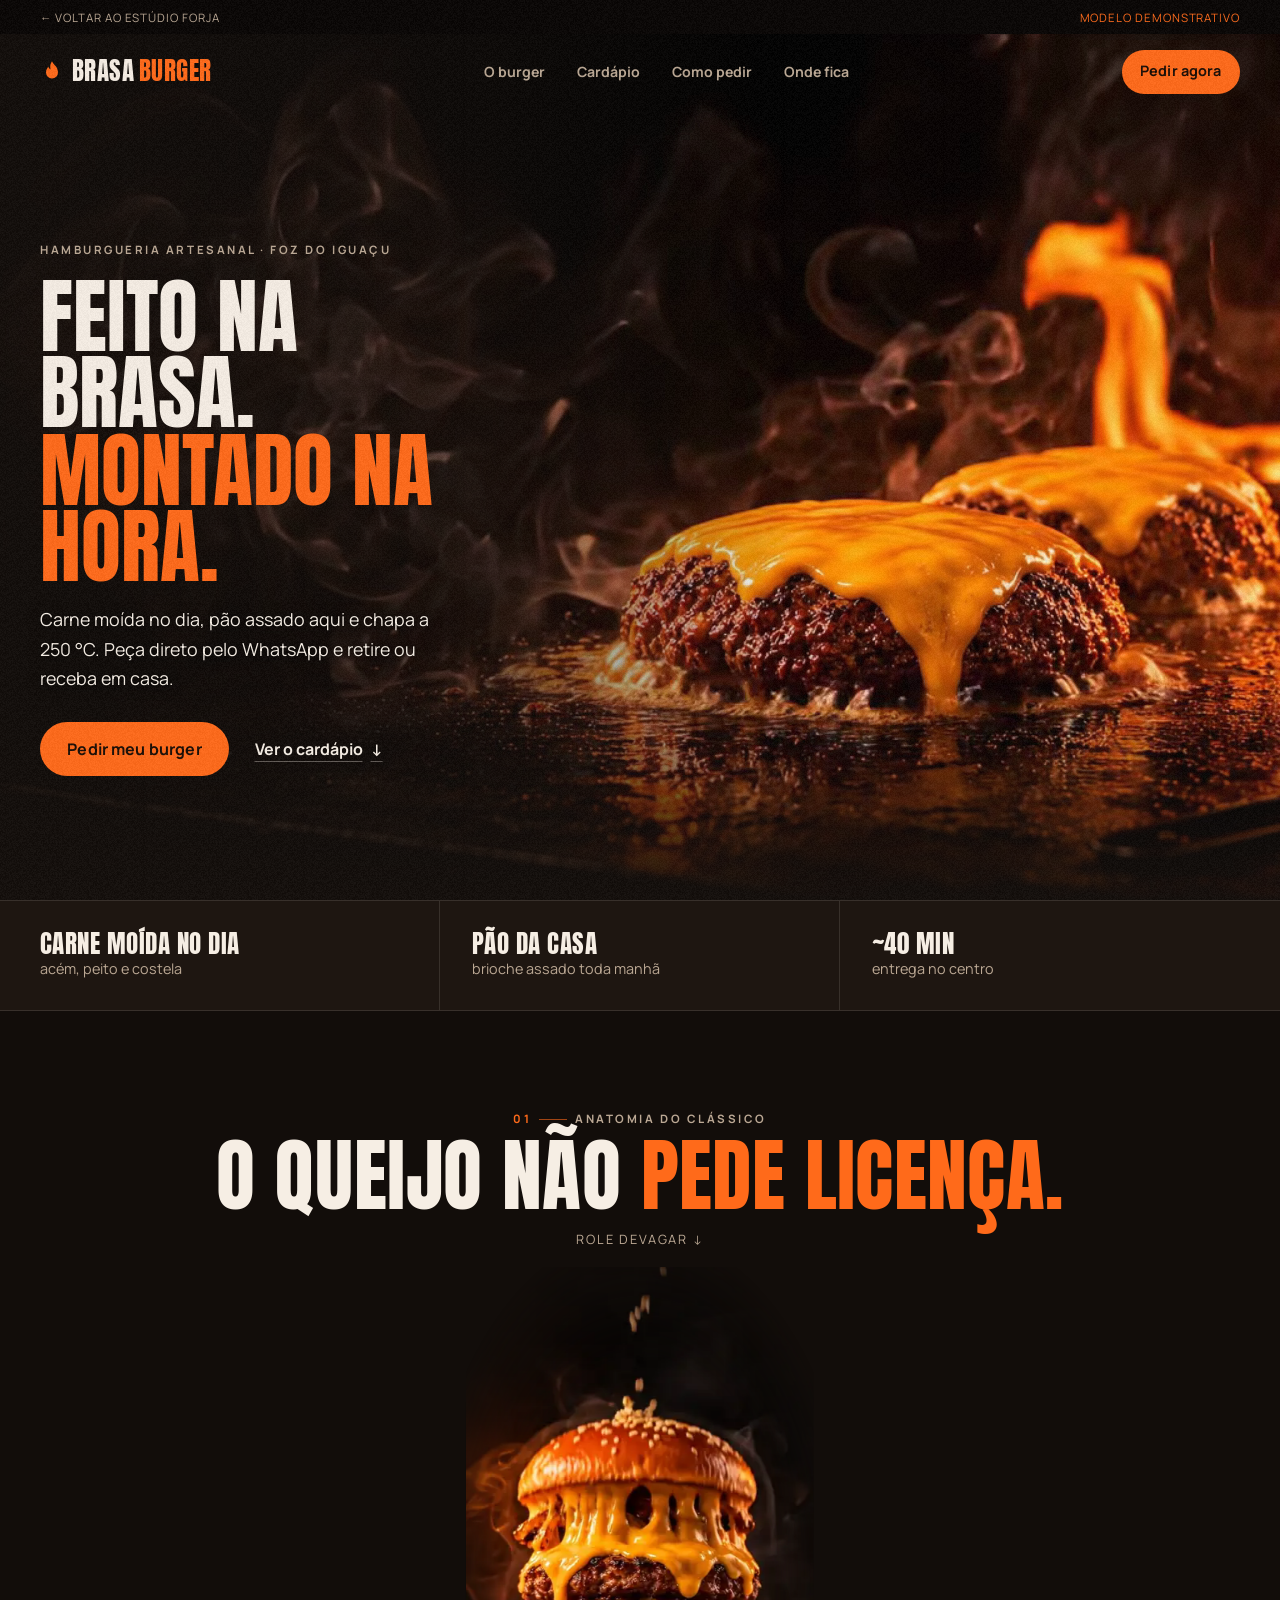
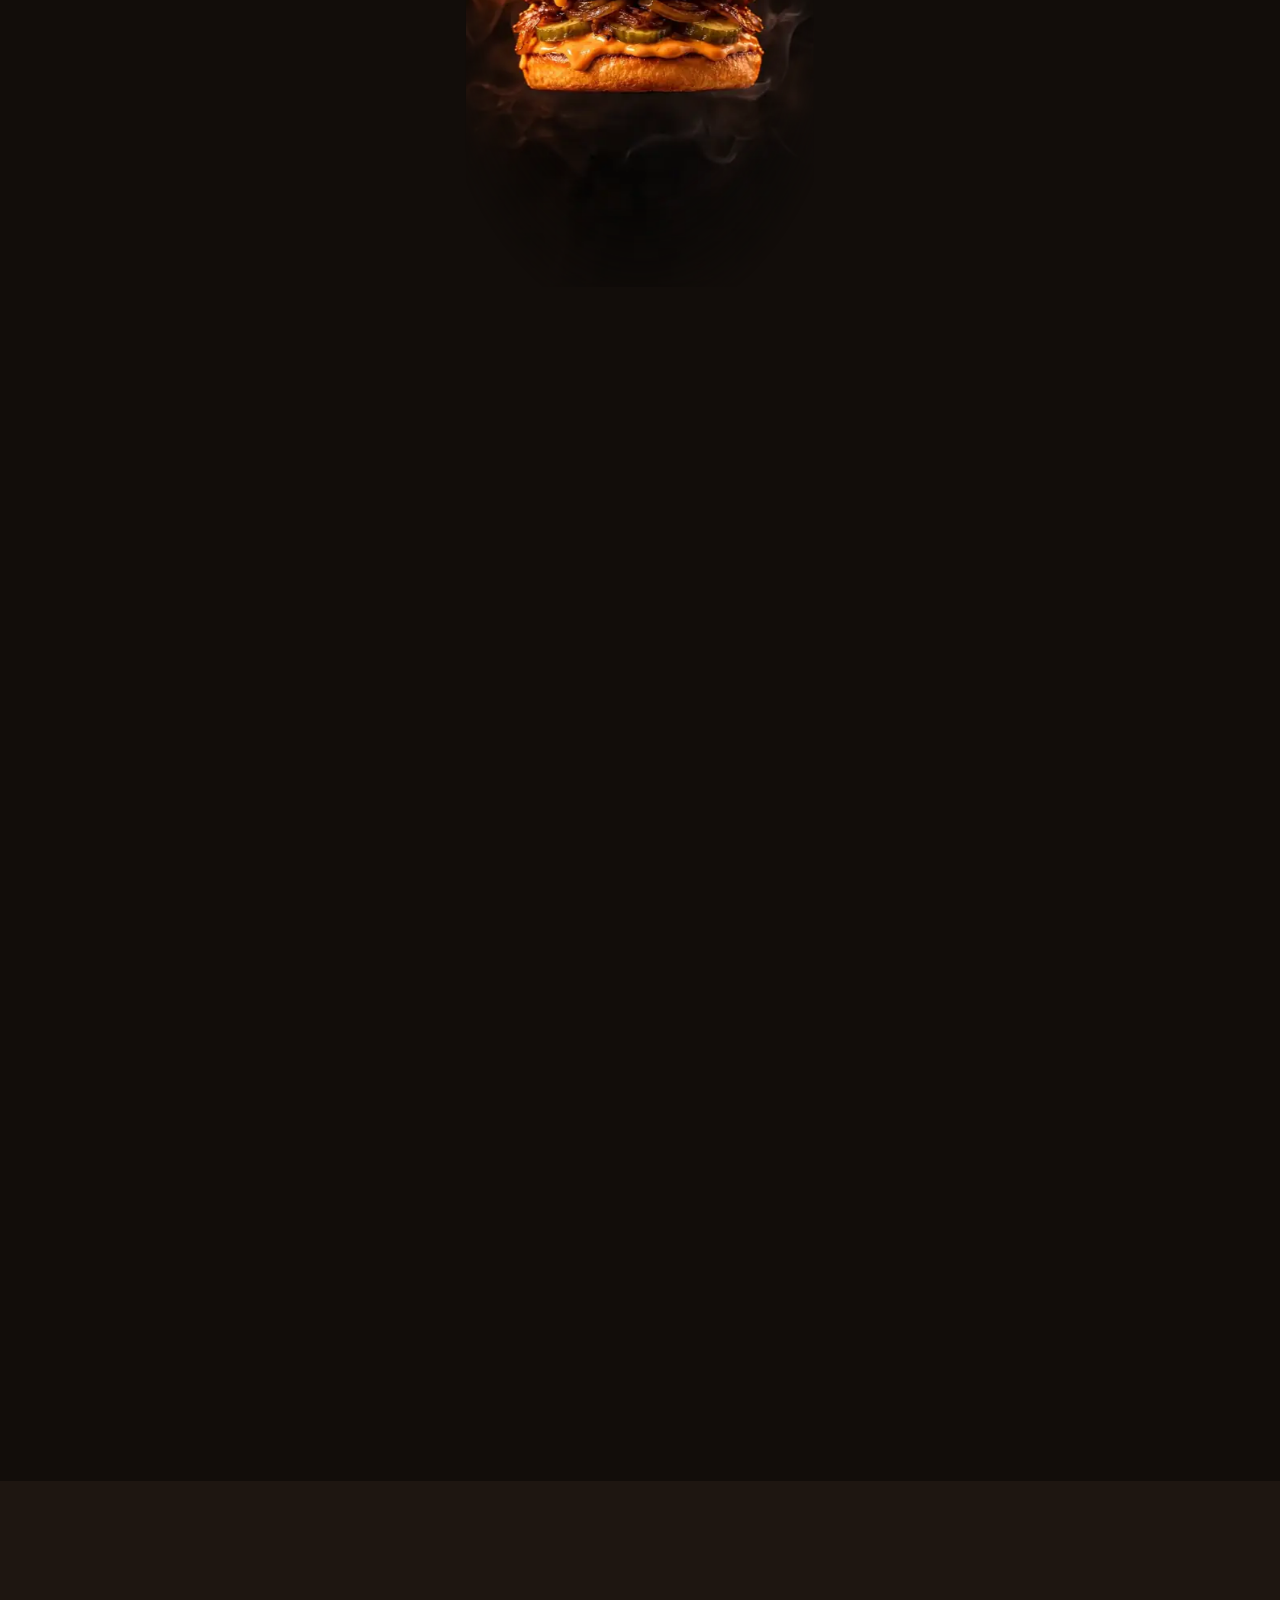
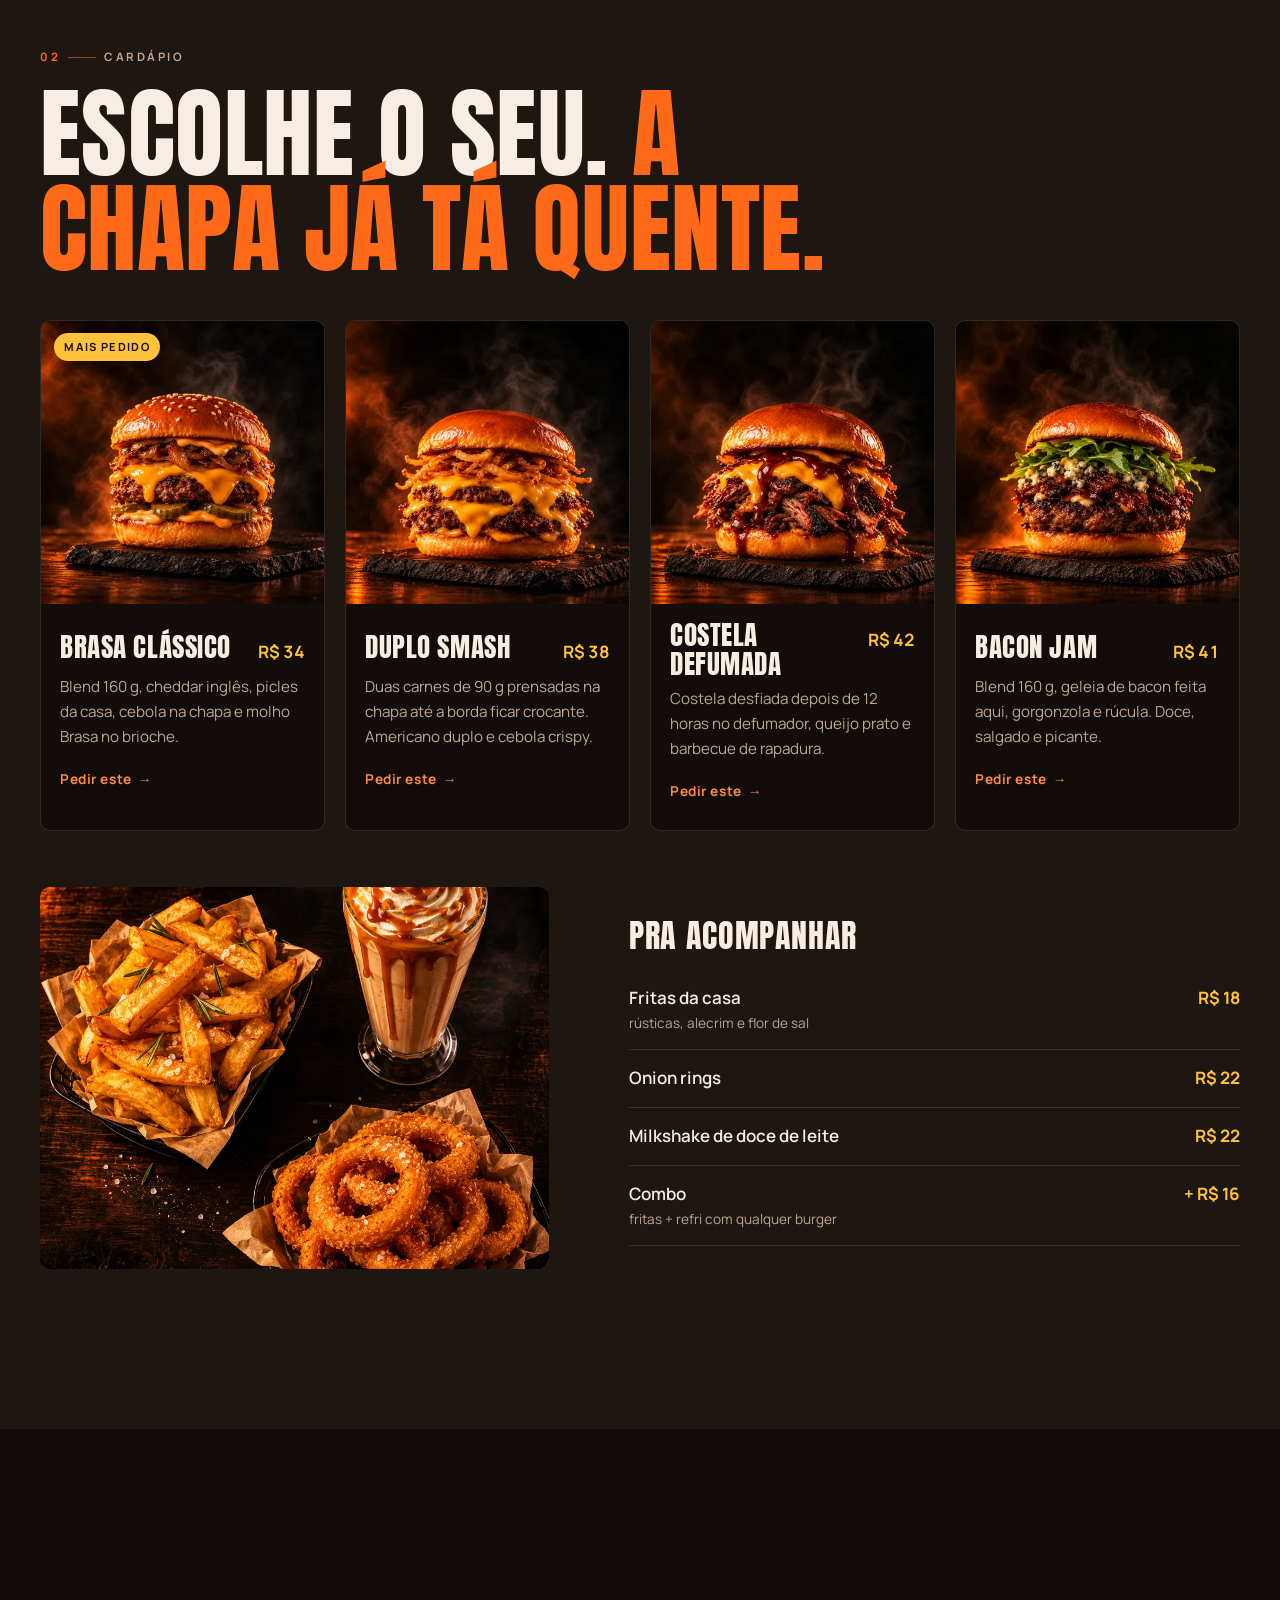
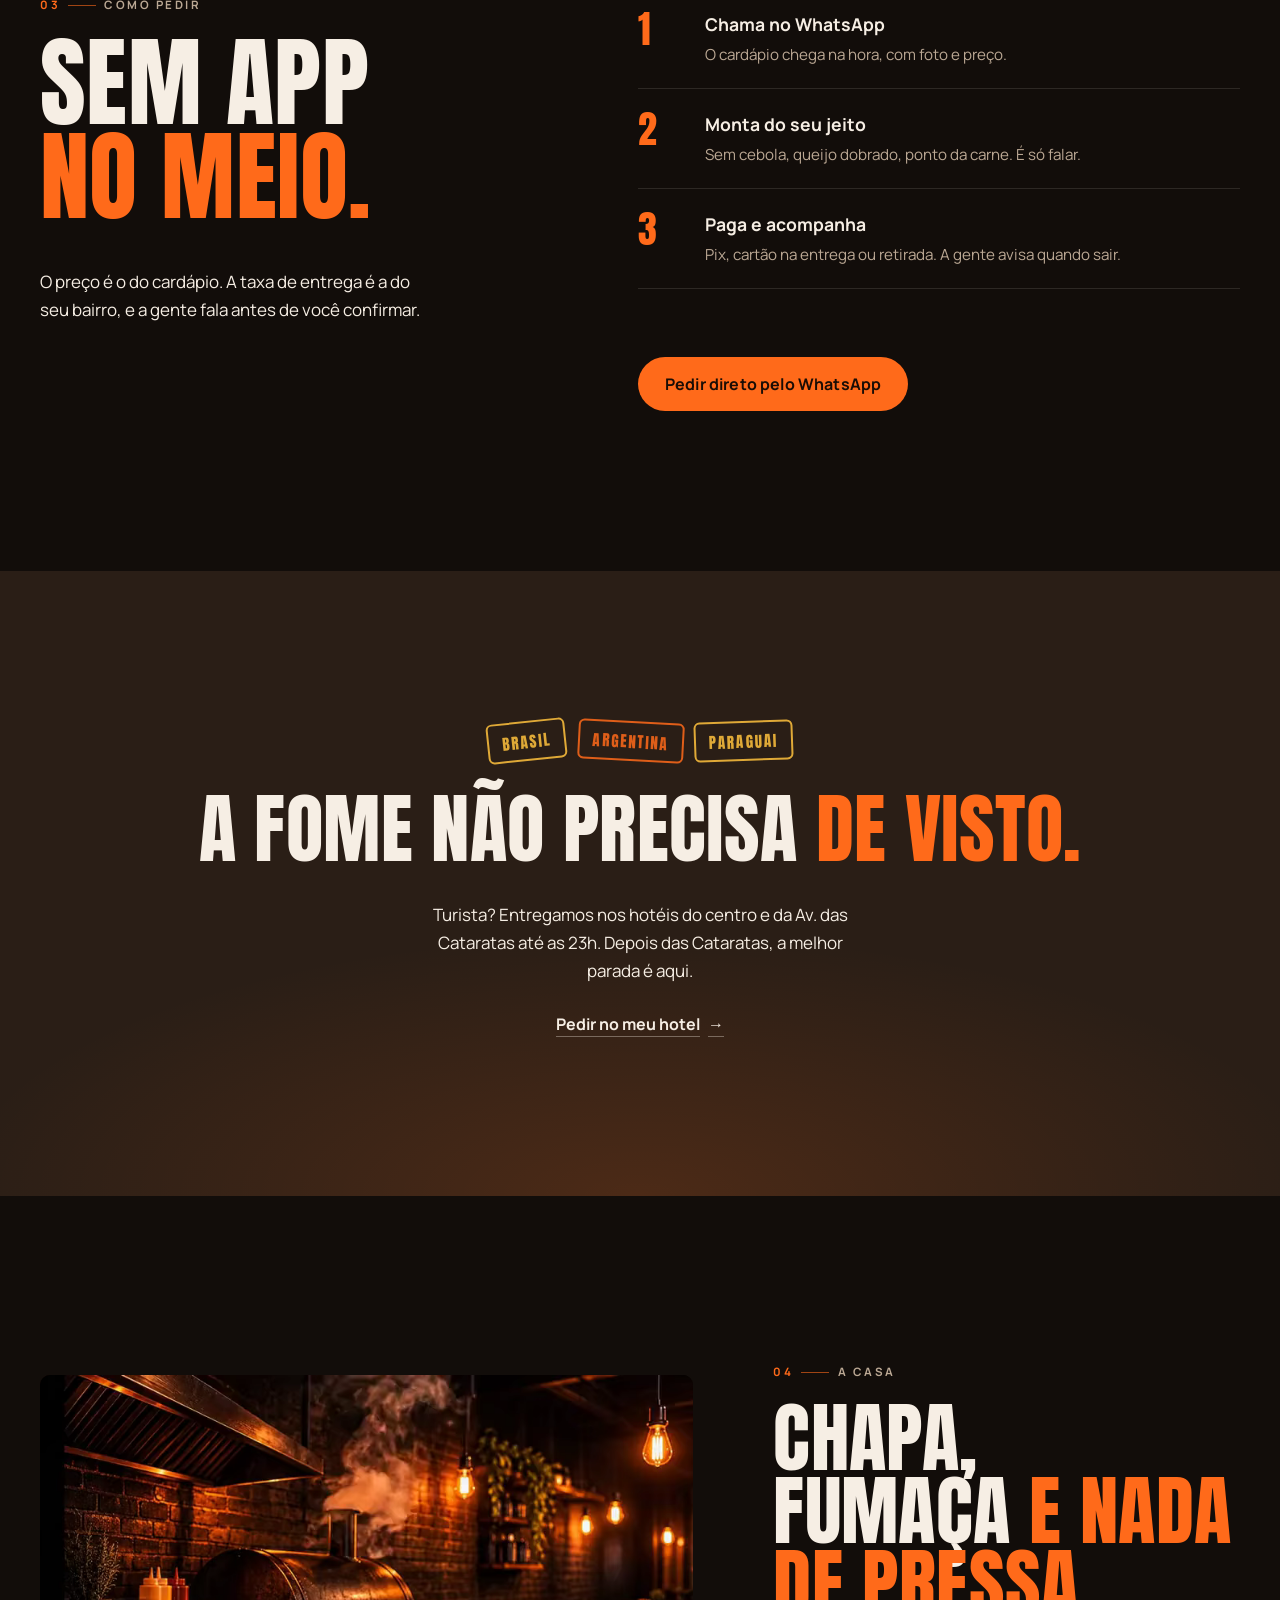
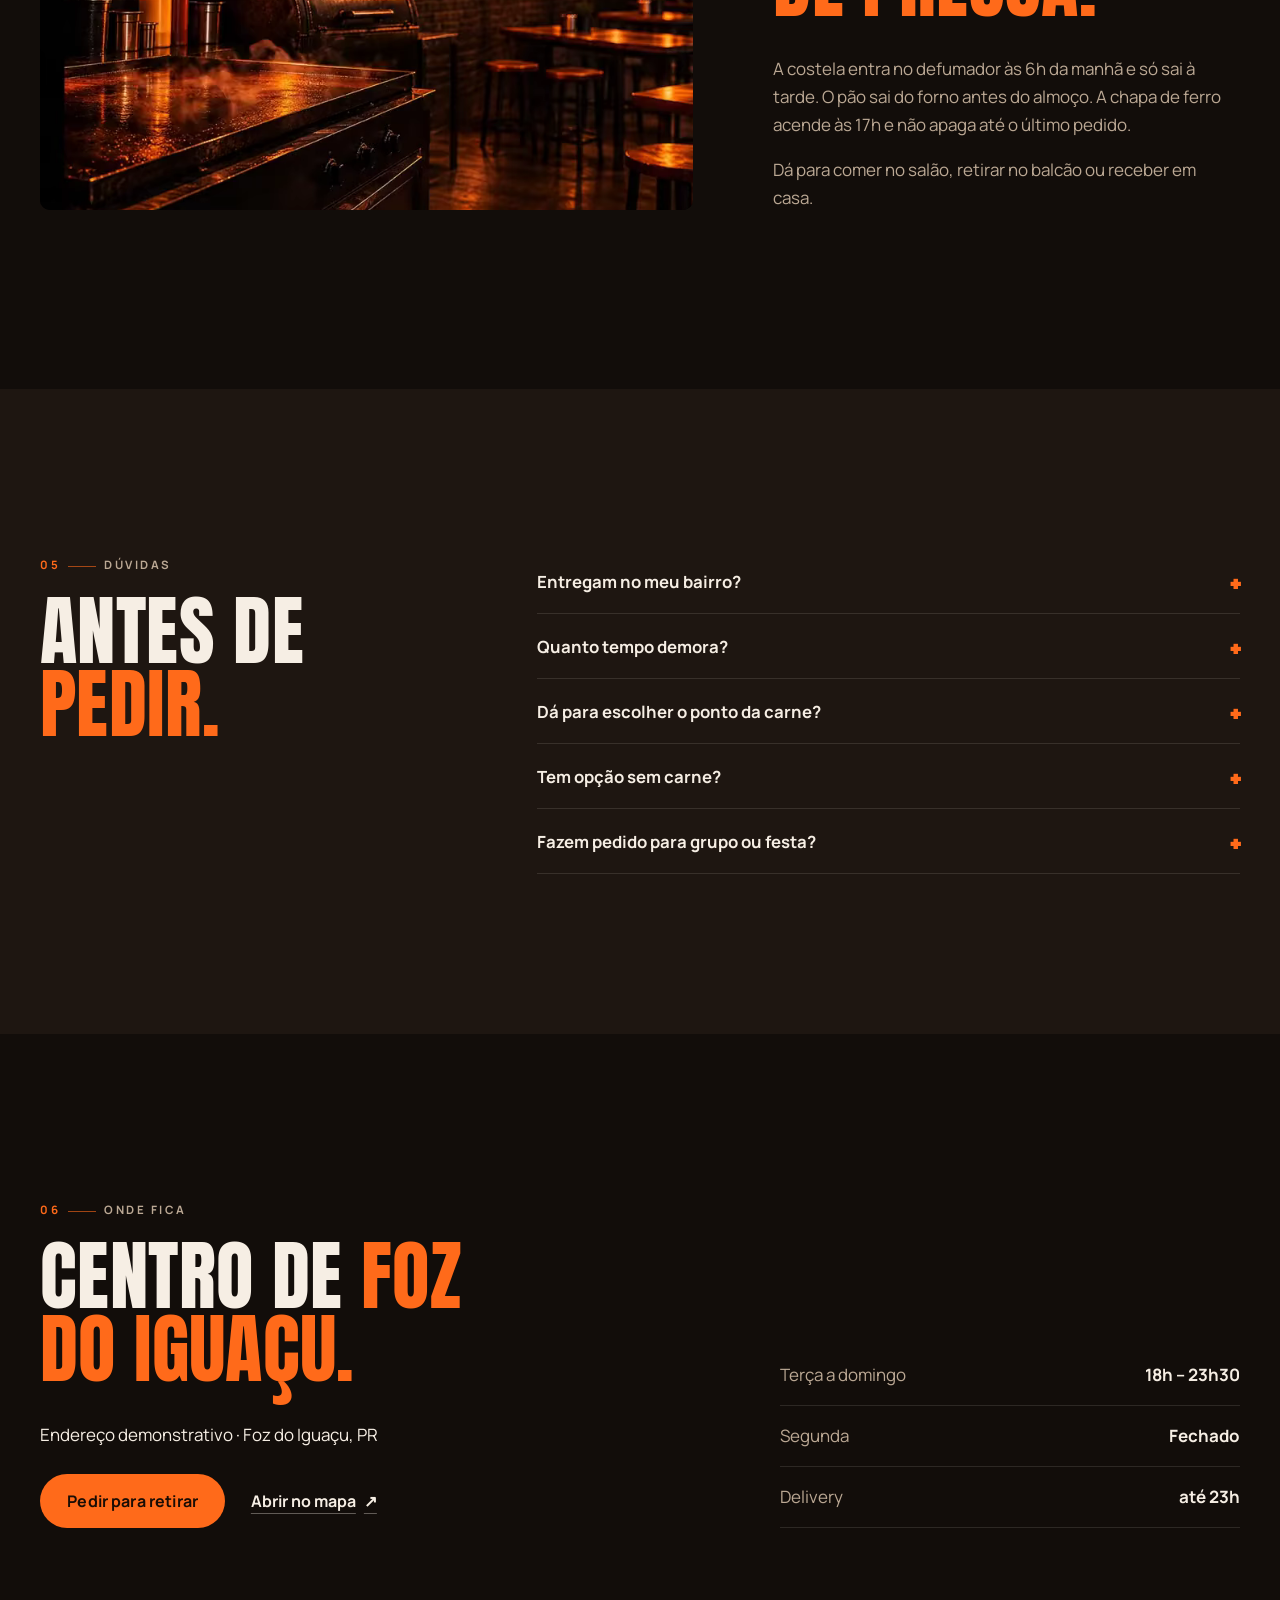
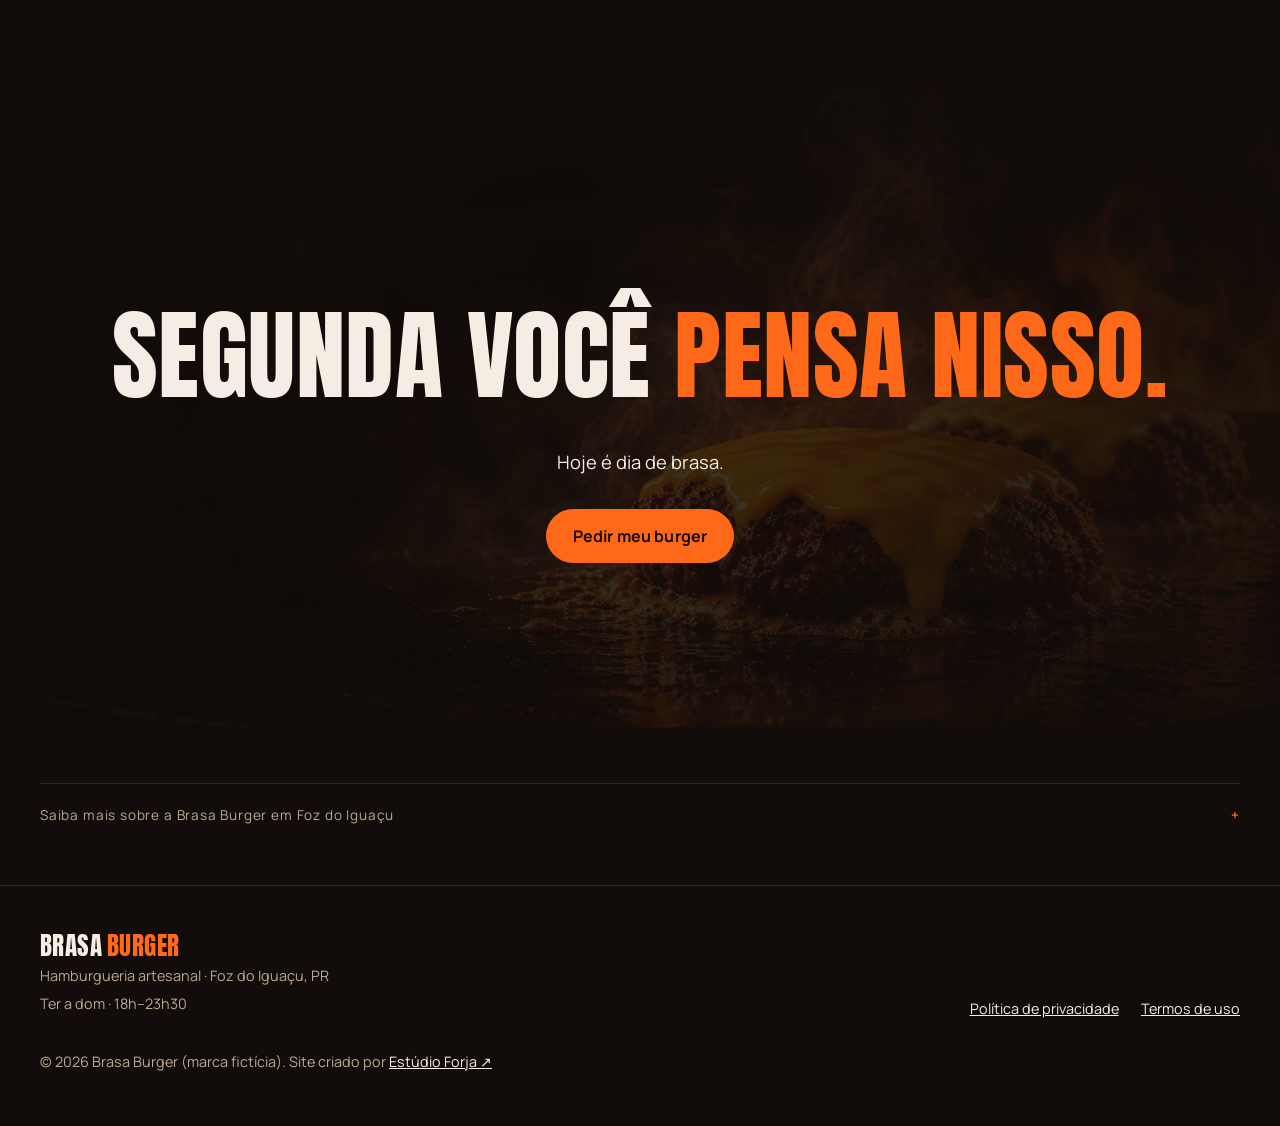
<file: index.html>
<!doctype html>
<html lang="pt-BR">
<head>
  <meta charset="utf-8">
  <meta name="viewport" content="width=device-width, initial-scale=1, viewport-fit=cover">
  <title>Brasa Burger · Hamburgueria artesanal em Foz do Iguaçu (modelo demonstrativo)</title>
  <meta name="description" content="Hambúrguer artesanal na brasa em Foz do Iguaçu: carne moída no dia, pão brioche da casa e costela defumada 12 h. Peça direto pelo WhatsApp. Modelo demonstrativo do Estúdio Forja.">
  <meta name="robots" content="noindex, nofollow"><!-- marca fictícia -->
  <meta name="theme-color" content="#120D0A">
  <meta name="color-scheme" content="dark">
  <meta name="format-detection" content="telephone=no">
  <link rel="icon" href="favicon.svg" type="image/svg+xml">

  <meta property="og:type" content="website">
  <meta property="og:locale" content="pt_BR">
  <meta property="og:site_name" content="Brasa Burger">
  <meta property="og:title" content="Brasa Burger · Feito na brasa. Montado na hora.">
  <meta property="og:description" content="Hambúrguer artesanal em Foz do Iguaçu. Peça direto pelo WhatsApp.">
  <meta property="og:image" content="https://brasaburger.mentedesucessoofficial01.workers.dev/og.jpg">
  <meta property="og:image:width" content="1200">
  <meta property="og:image:height" content="630">
  <meta name="twitter:card" content="summary_large_image">

  <script type="application/ld+json">
  {
    "@context": "https://schema.org",
    "@type": "Restaurant",
    "name": "Brasa Burger",
    "description": "Hamburgueria artesanal na brasa. Modelo demonstrativo.",
    "servesCuisine": ["Hambúrguer artesanal", "Lanches", "Defumados"],
    "priceRange": "R$ 18 – R$ 42",
    "acceptsReservations": "False",
    "address": { "@type": "PostalAddress", "addressLocality": "Foz do Iguaçu", "addressRegion": "PR", "addressCountry": "BR" },
    "openingHoursSpecification": [
      { "@type": "OpeningHoursSpecification", "dayOfWeek": ["Tuesday","Wednesday","Thursday","Friday","Saturday","Sunday"], "opens": "18:00", "closes": "23:30" }
    ],
    "hasMenu": "https://brasaburger.mentedesucessoofficial01.workers.dev/#cardapio"
  }
  </script>

  <link rel="preload" href="fonts/anton.woff2" as="font" type="font/woff2" crossorigin>
  <link rel="preload" href="fonts/manrope-var.woff2" as="font" type="font/woff2" crossorigin>
  <link rel="preload" as="image" href="midia/hero-9x16-poster.webp" media="(max-width: 767px)">
  <link rel="preload" as="image" href="midia/hero-16x9-poster.webp" media="(min-width: 768px)">
  <link rel="stylesheet" href="css/style.css">
  <script>document.documentElement.classList.add('js');</script>
</head>
<body>
  <a class="pular" href="#conteudo">Pular para o conteúdo</a>

  <div class="demo-bar">
    <a href="https://estudioforja.com.br/">← <span class="so-desk">Voltar ao </span>Estúdio Forja</a>
    <span class="demo-bar__tag"><span class="so-desk">Modelo </span>demonstrativo</span>
  </div>

  <header class="topo" data-topo>
    <div class="container topo__in">
      <a href="#inicio" class="marca" aria-label="Brasa Burger, início">
        <svg class="marca__simbolo" viewBox="0 0 32 32" aria-hidden="true"><path d="M16 3c2 5 8 7 8 15a8 8 0 0 1-16 0c0-4 2-6 3-8 1 3 3 4 3 4-1-5 0-8 2-11Z" fill="currentColor"/></svg>
        <span class="marca__nome">Brasa<span>Burger</span></span>
      </a>
      <nav class="nav" aria-label="Principal">
        <a href="#anatomia">O burger</a>
        <a href="#cardapio">Cardápio</a>
        <a href="#direto">Como pedir</a>
        <a href="#onde">Onde fica</a>
      </nav>
      <a href="#pedido" class="botao botao--pequeno" data-pedido="Olá! Vi o site e quero fazer um pedido.">Pedir agora</a>
    </div>
  </header>

  <main id="conteudo">
    <!-- 1. HERO -->
    <section class="hero" id="inicio">
      <div class="hero__midia" aria-hidden="true">
        <picture>
          <source media="(min-width: 768px)" srcset="midia/hero-16x9-poster.webp">
          <img src="midia/hero-9x16-poster.webp" alt="" width="720" height="1280" fetchpriority="high">
        </picture>
        <video class="hero__video" muted playsinline loop preload="none"
               data-mob-mp4="midia/hero-9x16.mp4" data-mob-webm="midia/hero-9x16.webm"
               data-desk-mp4="midia/hero-16x9.mp4" data-desk-webm="midia/hero-16x9.webm"></video>
      </div>
      <div class="hero__veu" aria-hidden="true"></div>
      <div class="container hero__texto">
        <p class="rotulo" data-hero-anim>Hamburgueria artesanal · Foz do Iguaçu</p>
        <h1 class="hero__titulo">
          <span class="linha"><span data-hero-anim>Feito na brasa.</span></span>
          <span class="linha"><span data-hero-anim class="quente">Montado na hora.</span></span>
        </h1>
        <p class="hero__sub" data-hero-anim>Carne moída no dia, pão assado aqui e chapa a 250 °C. Peça direto pelo WhatsApp e retire ou receba em casa.</p>
        <div class="hero__acoes" data-hero-anim>
          <a href="#pedido" class="botao" data-pedido="Olá! Vi o site e quero pedir um burger.">Pedir meu burger</a>
          <a href="#cardapio" class="link-seta">Ver o cardápio <span aria-hidden="true">↓</span></a>
        </div>
      </div>
    </section>

    <!-- 2. FAIXA -->
    <section class="provas" aria-label="Destaques">
      <ul class="container provas__lista">
        <li><strong>Carne moída no dia</strong><span>acém, peito e costela</span></li>
        <li><strong>Pão da casa</strong><span>brioche assado toda manhã</span></li>
        <li><strong>~40 min</strong><span>entrega no centro</span></li>
      </ul>
    </section>

    <!-- 3. ANATOMIA (cena principal) -->
    <section class="anatomia" id="anatomia" aria-labelledby="anatomia-titulo">
      <div class="anatomia__palco">
        <div class="anatomia__cab">
          <p class="rotulo"><span class="num">01</span> Anatomia do Clássico</p>
          <h2 class="titulo" id="anatomia-titulo">O queijo não <span class="quente">pede licença.</span></h2>
          <p class="anatomia__dica" data-dica>Role devagar ↓</p>
        </div>
        <div class="anatomia__cena">
          <div class="anatomia__brilho" aria-hidden="true" data-brilho></div>
          <canvas class="anatomia__canvas" width="540" height="960" aria-hidden="true" data-canvas></canvas>
          <img class="anatomia__fallback" src="midia/anatomia-aberto.webp" width="540" height="960"
               alt="Hambúrguer Brasa Clássico com as camadas separadas: pão brioche, cebola na chapa, cheddar derretido esticando, blend de 160 gramas, picles, molho e pão de baixo" loading="lazy">
          <ul class="anatomia__etiquetas" data-etiquetas>
            <li style="--y: 9%" class="esq"><b>Brioche da casa</b><span>assado toda manhã</span></li>
            <li style="--y: 30%" class="dir"><b>Cheddar inglês</b><span>derrete e estica</span></li>
            <li style="--y: 50%" class="esq"><b>Blend 160 g</b><span>moído no dia, selado a 250 °C</span></li>
            <li style="--y: 70%" class="dir"><b>Molho Brasa</b><span>receita da casa</span></li>
          </ul>
          <a href="#pedido" class="anatomia__cta" data-cta-anatomia data-pedido="Olá! Vi o burger abrindo no site e quero um Brasa Clássico.">Brasa Clássico · <b>R$ 34</b> <span>Pedir este →</span></a>
        </div>
      </div>
    </section>

    <!-- 4. CARDÁPIO -->
    <section class="cardapio secao" id="cardapio">
      <div class="container">
        <p class="rotulo" data-reveal><span class="num">02</span> Cardápio</p>
        <h2 class="titulo" data-reveal>Escolhe o seu. <span class="quente">A chapa já tá quente.</span></h2>

        <div class="burgers">
          <article class="burger" data-reveal>
            <span class="burger__selo">Mais pedido</span>
            <img src="midia/classico-960.webp" srcset="midia/classico-480.webp 480w, midia/classico-960.webp 960w, midia/classico-1254.webp 1254w" sizes="(min-width: 1024px) 25vw, (min-width: 640px) 50vw, 92vw" width="1254" height="1254" loading="lazy" alt="Brasa Clássico: blend com cheddar derretido, picles e cebola no pão brioche">
            <div class="burger__info">
              <div class="burger__linha"><h3>Brasa Clássico</h3><span class="preco">R$ 34</span></div>
              <p>Blend 160 g, cheddar inglês, picles da casa, cebola na chapa e molho Brasa no brioche.</p>
              <a href="#pedido" class="pedir" data-pedido="Olá! Vi no site e quero um Brasa Clássico.">Pedir este</a>
            </div>
          </article>
          <article class="burger" data-reveal>
            <img src="midia/smash-960.webp" srcset="midia/smash-480.webp 480w, midia/smash-960.webp 960w, midia/smash-1254.webp 1254w" sizes="(min-width: 1024px) 25vw, (min-width: 640px) 50vw, 92vw" width="1254" height="1254" loading="lazy" alt="Duplo Smash: duas carnes prensadas com bordas crocantes, queijo americano duplo e cebola crispy">
            <div class="burger__info">
              <div class="burger__linha"><h3>Duplo Smash</h3><span class="preco">R$ 38</span></div>
              <p>Duas carnes de 90 g prensadas na chapa até a borda ficar crocante. Americano duplo e cebola crispy.</p>
              <a href="#pedido" class="pedir" data-pedido="Olá! Vi no site e quero um Duplo Smash.">Pedir este</a>
            </div>
          </article>
          <article class="burger" data-reveal>
            <img src="midia/costela-960.webp" srcset="midia/costela-480.webp 480w, midia/costela-960.webp 960w, midia/costela-1254.webp 1254w" sizes="(min-width: 1024px) 25vw, (min-width: 640px) 50vw, 92vw" width="1254" height="1254" loading="lazy" alt="Costela Defumada: costela desfiada com barbecue escorrendo e queijo derretido">
            <div class="burger__info">
              <div class="burger__linha"><h3>Costela Defumada</h3><span class="preco">R$ 42</span></div>
              <p>Costela desfiada depois de 12 horas no defumador, queijo prato e barbecue de rapadura.</p>
              <a href="#pedido" class="pedir" data-pedido="Olá! Vi no site e quero um Costela Defumada.">Pedir este</a>
            </div>
          </article>
          <article class="burger" data-reveal>
            <img src="midia/baconjam-960.webp" srcset="midia/baconjam-480.webp 480w, midia/baconjam-960.webp 960w, midia/baconjam-1254.webp 1254w" sizes="(min-width: 1024px) 25vw, (min-width: 640px) 50vw, 92vw" width="1254" height="1254" loading="lazy" alt="Bacon Jam: carne com geleia de bacon, gorgonzola e rúcula">
            <div class="burger__info">
              <div class="burger__linha"><h3>Bacon Jam</h3><span class="preco">R$ 41</span></div>
              <p>Blend 160 g, geleia de bacon feita aqui, gorgonzola e rúcula. Doce, salgado e picante.</p>
              <a href="#pedido" class="pedir" data-pedido="Olá! Vi no site e quero um Bacon Jam.">Pedir este</a>
            </div>
          </article>
        </div>

        <div class="extras" data-reveal>
          <img src="midia/acompanhamentos-960.webp" srcset="midia/acompanhamentos-480.webp 480w, midia/acompanhamentos-960.webp 960w, midia/acompanhamentos-1254.webp 1254w" sizes="(min-width: 1024px) 40vw, 92vw" width="1254" height="1254" loading="lazy" alt="Fritas rústicas com alecrim, onion rings e milkshake de doce de leite">
          <div>
            <h3 class="extras__titulo">Pra acompanhar</h3>
            <ul>
              <li><span>Fritas da casa <small>rústicas, alecrim e flor de sal</small></span><b>R$ 18</b></li>
              <li><span>Onion rings</span><b>R$ 22</b></li>
              <li><span>Milkshake de doce de leite</span><b>R$ 22</b></li>
              <li><span>Combo <small>fritas + refri com qualquer burger</small></span><b>+ R$ 16</b></li>
            </ul>
          </div>
        </div>
      </div>
    </section>

    <!-- 5. DIRETO COM A BRASA -->
    <section class="direto secao" id="direto">
      <div class="container direto__grade">
        <div>
          <p class="rotulo" data-reveal><span class="num">03</span> Como pedir</p>
          <h2 class="titulo" data-reveal>Sem app <span class="quente">no meio.</span></h2>
          <p class="direto__lead" data-reveal>O preço é o do cardápio. A taxa de entrega é a do seu bairro, e a gente fala antes de você confirmar.</p>
        </div>
        <ol class="passos" data-reveal>
          <li><span>1</span><div><b>Chama no WhatsApp</b><p>O cardápio chega na hora, com foto e preço.</p></div></li>
          <li><span>2</span><div><b>Monta do seu jeito</b><p>Sem cebola, queijo dobrado, ponto da carne. É só falar.</p></div></li>
          <li><span>3</span><div><b>Paga e acompanha</b><p>Pix, cartão na entrega ou retirada. A gente avisa quando sair.</p></div></li>
        </ol>
        <a href="#pedido" class="botao direto__cta" data-reveal data-pedido="Olá! Vi no site e quero pedir direto pelo WhatsApp.">Pedir direto pelo WhatsApp</a>
      </div>
    </section>

    <!-- 6. FRONTEIRA (turistas) -->
    <section class="fronteira" aria-labelledby="fronteira-titulo">
      <div class="container fronteira__in">
        <ul class="carimbos" aria-hidden="true" data-carimbos>
          <li>Brasil</li><li>Argentina</li><li>Paraguai</li>
        </ul>
        <h2 class="titulo titulo--medio" id="fronteira-titulo" data-reveal>A fome não precisa <span class="quente">de visto.</span></h2>
        <p data-reveal>Turista? Entregamos nos hotéis do centro e da Av. das Cataratas até as 23h. Depois das Cataratas, a melhor parada é aqui.</p>
        <a href="#pedido" class="link-seta" data-reveal data-pedido="Olá! Estou num hotel em Foz e quero pedir um burger.">Pedir no meu hotel <span aria-hidden="true">→</span></a>
      </div>
    </section>

    <!-- 7. A CASA -->
    <section class="casa secao" id="casa">
      <div class="container casa__grade">
        <figure class="casa__midia" data-reveal>
          <img src="midia/casa-960.webp" srcset="midia/casa-480.webp 480w, midia/casa-960.webp 960w, midia/casa-1536.webp 1536w" sizes="(min-width: 1024px) 55vw, 100vw" width="1536" height="1024" loading="lazy"
               alt="Salão da Brasa Burger à noite: chapa acesa no balcão de aço, defumador soltando fumaça e lâmpadas quentes">
          <video class="casa__video" muted playsinline loop preload="none" data-mp4="midia/casa.mp4" data-webm="midia/casa.webm" aria-hidden="true"></video>
        </figure>
        <div>
          <p class="rotulo" data-reveal><span class="num">04</span> A casa</p>
          <h2 class="titulo titulo--medio" data-reveal>Chapa, fumaça <span class="quente">e nada de pressa.</span></h2>
          <p data-reveal>A costela entra no defumador às 6h da manhã e só sai à tarde. O pão sai do forno antes do almoço. A chapa de ferro acende às 17h e não apaga até o último pedido.</p>
          <p data-reveal>Dá para comer no salão, retirar no balcão ou receber em casa.</p>
        </div>
      </div>
    </section>

    <!-- 8. DÚVIDAS -->
    <section class="duvidas secao" id="duvidas">
      <div class="container duvidas__grade">
        <div>
          <p class="rotulo" data-reveal><span class="num">05</span> Dúvidas</p>
          <h2 class="titulo titulo--medio" data-reveal>Antes de <span class="quente">pedir.</span></h2>
        </div>
        <div class="duvidas__lista" data-reveal>
          <details name="duvidas"><summary>Entregam no meu bairro?</summary><p>Entregamos em todo o centro, Vila Yolanda, Jardim Central, Maracanã e na Av. das Cataratas. Fora disso, manda a localização no WhatsApp que a gente confere na hora.</p></details>
          <details name="duvidas"><summary>Quanto tempo demora?</summary><p>No centro, cerca de 40 minutos. Sexta e sábado depois das 20h pode chegar a 60. Quando sair, a gente avisa.</p></details>
          <details name="duvidas"><summary>Dá para escolher o ponto da carne?</summary><p>Dá. O padrão é ao ponto, rosado no meio. Pede mal passado ou bem passado na mensagem.</p></details>
          <details name="duvidas"><summary>Tem opção sem carne?</summary><p>Tem o Brasa Veggie, de grão-de-bico e cogumelo na chapa. Ele não está nas fotos, mas está no cardápio do WhatsApp.</p></details>
          <details name="duvidas"><summary>Fazem pedido para grupo ou festa?</summary><p>Fazemos, a partir de 10 burgers, com até 1 dia de antecedência. Chama no WhatsApp que a gente monta um combo.</p></details>
        </div>
      </div>
    </section>

    <!-- 9. ONDE FICA -->
    <section class="onde secao" id="onde">
      <div class="container onde__grade">
        <div>
          <p class="rotulo" data-reveal><span class="num">06</span> Onde fica</p>
          <h2 class="titulo titulo--medio" data-reveal>Centro de <span class="quente">Foz do Iguaçu.</span></h2>
          <p class="onde__end" data-reveal>Endereço demonstrativo · Foz do Iguaçu, PR</p>
          <div class="onde__acoes" data-reveal>
            <a href="#pedido" class="botao" data-pedido="Olá! Vi no site e quero pedir para retirar.">Pedir para retirar</a>
            <a href="#pedido" class="link-seta" data-pedido="mapa">Abrir no mapa <span aria-hidden="true">↗</span></a>
          </div>
        </div>
        <table class="horario" data-reveal>
          <caption class="sr-only">Horário de funcionamento</caption>
          <tbody>
            <tr><th scope="row">Terça a domingo</th><td>18h – 23h30</td></tr>
            <tr><th scope="row">Segunda</th><td>Fechado</td></tr>
            <tr><th scope="row">Delivery</th><td>até 23h</td></tr>
          </tbody>
        </table>
      </div>
    </section>

    <!-- 10. FECHAMENTO -->
    <section class="fecho">
      <img class="fecho__fundo" src="midia/hero-16x9-960.webp" srcset="midia/hero-16x9-480.webp 480w, midia/hero-16x9-960.webp 960w, midia/hero-16x9-1536.webp 1536w" sizes="100vw" width="1536" height="1024" alt="" loading="lazy" aria-hidden="true">
      <div class="container fecho__in">
        <h2 class="titulo" data-reveal>Segunda você <span class="quente">pensa nisso.</span></h2>
        <p data-reveal>Hoje é dia de brasa.</p>
        <a href="#pedido" class="botao" data-reveal data-pedido="Olá! Vi o site e quero pedir um burger.">Pedir meu burger</a>
      </div>
    </section>

    <!-- 11. SAIBA MAIS (texto para o Google, recolhido para não poluir) -->
    <section class="saiba" aria-label="Sobre a Brasa Burger">
      <div class="container">
        <details class="saiba__caixa">
          <summary>Saiba mais sobre a Brasa Burger em Foz do Iguaçu</summary>
          <div class="saiba__texto">
            <h2>Hambúrguer artesanal em Foz do Iguaçu, feito na brasa</h2>
            <p>A Brasa Burger é uma hamburgueria artesanal no centro de Foz do Iguaçu, no Paraná. Todo hambúrguer é feito com carne moída no próprio dia, numa mistura de acém, peito e costela, e selado numa chapa de ferro fundido a 250 °C, que forma a casquinha tostada por fora e mantém a carne suculenta por dentro. O pão brioche é assado na casa toda manhã.</p>
            <h3>Cardápio de hambúrgueres artesanais</h3>
            <p>O cardápio é curto de propósito: o Brasa Clássico, com cheddar inglês, picles da casa e cebola na chapa; o Duplo Smash, com duas carnes prensadas e bordas crocantes; o Costela Defumada, com costela desfiada depois de 12 horas no defumador e barbecue de rapadura; e o Bacon Jam, com geleia de bacon, gorgonzola e rúcula. Para acompanhar, fritas rústicas com alecrim, onion rings e milkshake de doce de leite. Também há opção vegetariana, o Brasa Veggie.</p>
            <h3>Delivery de hambúrguer em Foz do Iguaçu</h3>
            <p>A Brasa Burger faz delivery próprio no centro de Foz do Iguaçu, Vila Yolanda, Jardim Central, Maracanã e na Avenida das Cataratas, inclusive em hotéis, com entrega em cerca de 40 minutos. O pedido é feito direto pelo WhatsApp, sem aplicativo no meio, com pagamento por Pix, cartão na entrega ou na retirada no balcão.</p>
            <h3>Para turistas nas Cataratas do Iguaçu</h3>
            <p>Para quem visita as Cataratas do Iguaçu, o Marco das Três Fronteiras ou faz compras no Paraguai, a Brasa Burger é uma opção de jantar perto dos hotéis, aberta de terça a domingo, das 18h às 23h30. Dá para comer no salão, retirar ou pedir no hotel.</p>
          </div>
        </details>
      </div>
    </section>
  </main>

  <footer class="rodape">
    <div class="container rodape__in">
      <div>
        <p class="marca__nome">Brasa<span>Burger</span></p>
        <p>Hamburgueria artesanal · Foz do Iguaçu, PR</p>
        <p>Ter a dom · 18h–23h30</p>
      </div>
      <div class="rodape__links">
        <a href="privacidade.html">Política de privacidade</a>
        <a href="termos.html">Termos de uso</a>
      </div>
      <p class="rodape__forja">© 2026 Brasa Burger (marca fictícia). Site criado por <a href="https://estudioforja.com.br/">Estúdio Forja ↗</a></p>
    </div>
  </footer>

  <a href="#pedido" class="barra-pedido" data-barra data-pedido="Olá! Vi o site e quero fazer um pedido.">
    <span>Pedir pelo WhatsApp</span>
    <svg viewBox="0 0 24 24" aria-hidden="true"><path fill="currentColor" d="M12 2a10 10 0 0 0-8.6 15.1L2 22l5-1.3A10 10 0 1 0 12 2Zm5.3 14.2c-.2.6-1.3 1.2-1.8 1.2-.5.1-1 .2-3.4-.7-2.8-1.1-4.6-4-4.8-4.2-.1-.2-1.1-1.5-1.1-2.9s.7-2.1 1-2.4c.3-.3.6-.3.8-.3h.6c.2 0 .4 0 .6.5l.9 2.1c.1.2.1.4 0 .6l-.4.6-.4.4c-.1.2-.3.3-.1.6.2.3.8 1.4 1.8 2.2 1.2 1.1 2.2 1.4 2.5 1.6.3.1.5.1.7-.1l.9-1.1c.2-.3.4-.2.7-.1l2 .9c.3.2.5.2.6.4 0 .1 0 .7-.4 1.3Z"/></svg>
  </a>

  <div class="demo-modal" role="dialog" aria-modal="true" aria-labelledby="demo-titulo" hidden data-modal>
    <div class="demo-modal__caixa">
      <p class="rotulo">Pedido de demonstração</p>
      <h2 id="demo-titulo" class="titulo titulo--pequeno">Esse clique viraria um pedido.</h2>
      <p>Num site de verdade, o WhatsApp da hamburgueria abriria agora com a mensagem pronta:</p>
      <blockquote data-modal-msg></blockquote>
      <p class="demo-modal__forja">A Brasa Burger é um projeto do <strong>Estúdio Forja</strong>. O seu negócio pode ter um site assim.</p>
      <div class="demo-modal__acoes">
        <a class="botao" href="https://wa.me/554591164764?text=Ol%C3%A1!%20Vi%20o%20projeto%20Brasa%20Burger%20e%20quero%20um%20site%20assim%20para%20o%20meu%20neg%C3%B3cio." target="_blank" rel="noopener">Quero um site assim</a>
        <button type="button" class="link-seta" data-modal-fechar>Continuar explorando</button>
      </div>
    </div>
  </div>

  <script src="vendor/gsap.min.js" defer></script>
  <script src="vendor/ScrollTrigger.min.js" defer></script>
  <script src="vendor/lenis.min.js" defer></script>
  <script src="js/main.js" defer></script>
</body>
</html>
</file>
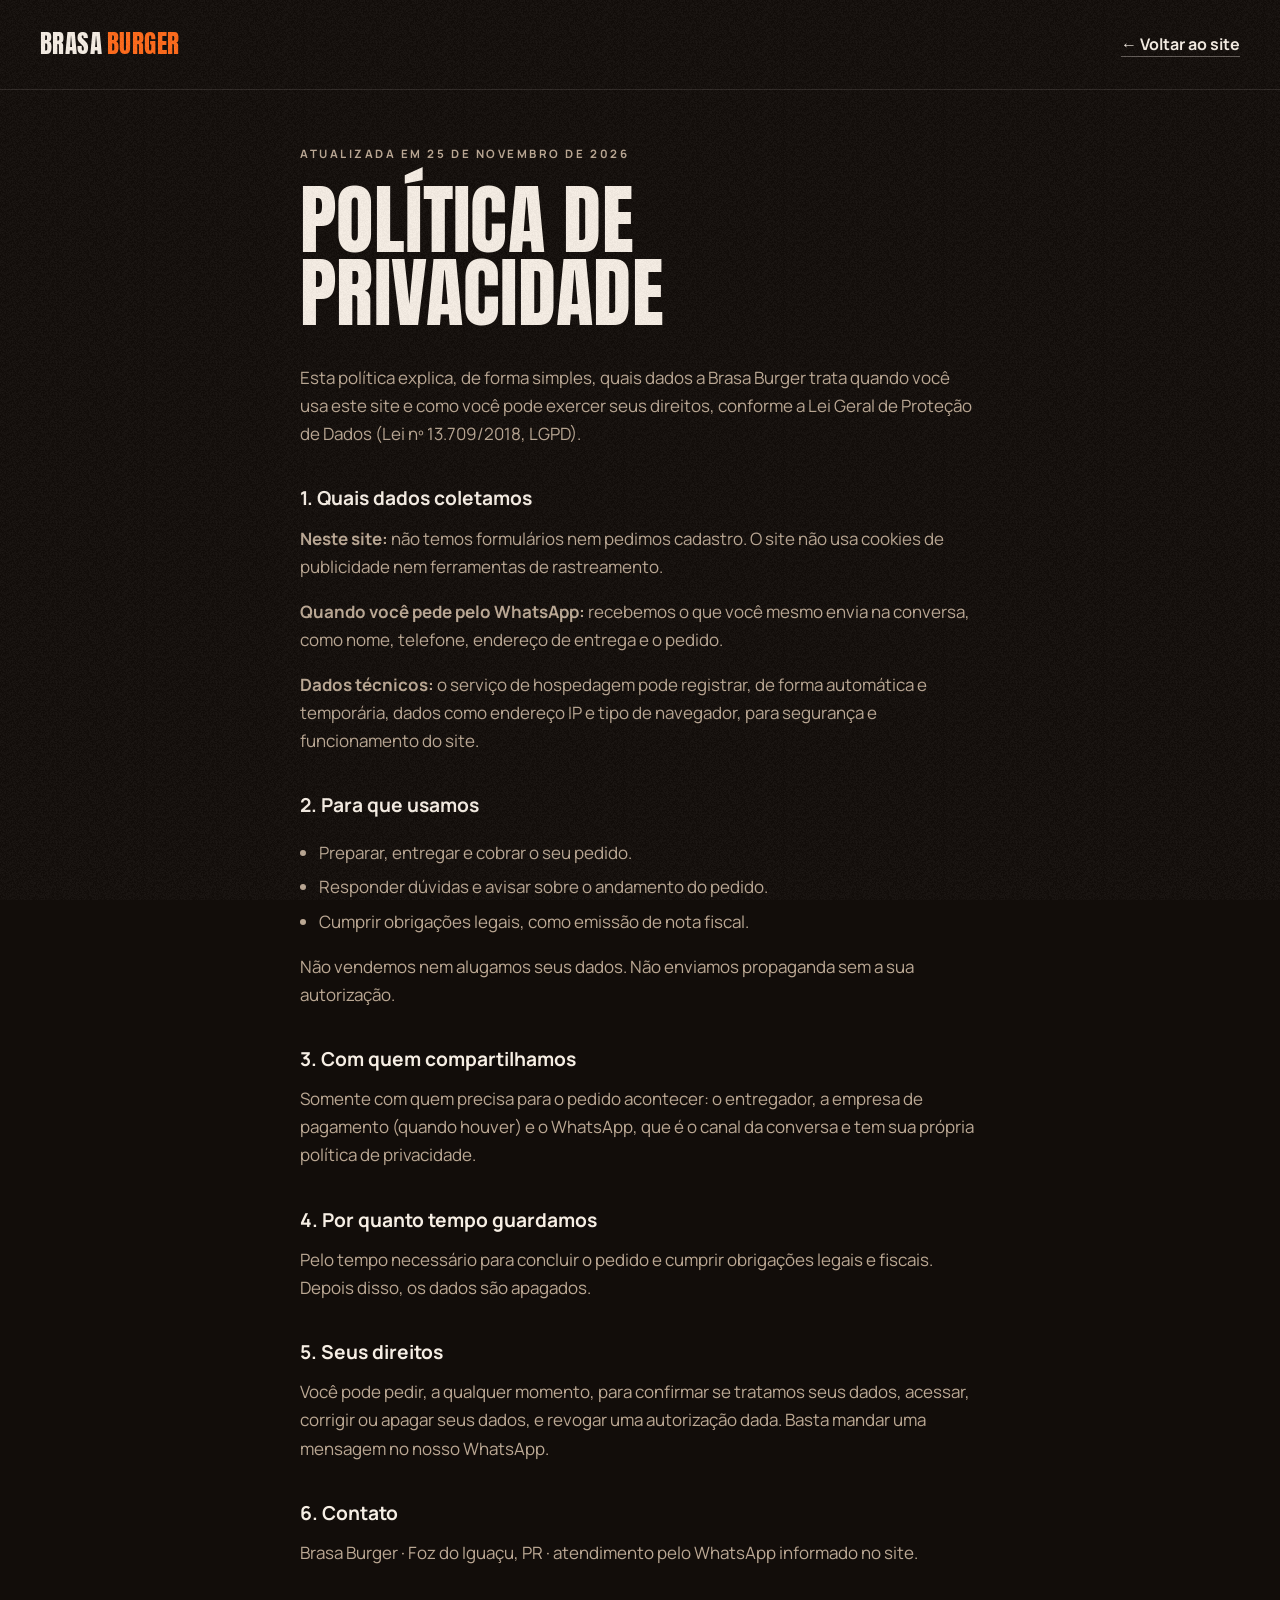
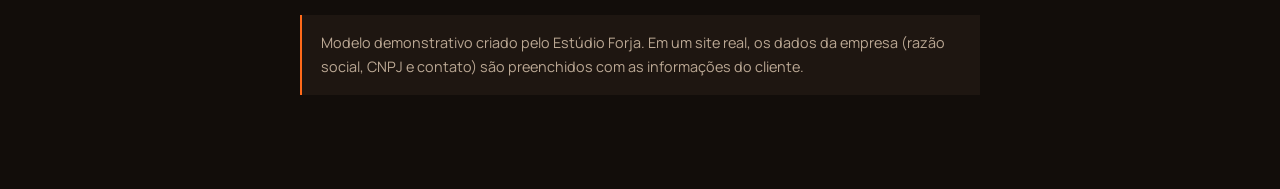
<file: privacidade.html>
<!doctype html>
<html lang="pt-BR">
<head>
  <meta charset="utf-8">
  <meta name="viewport" content="width=device-width, initial-scale=1">
  <title>Política de privacidade · Brasa Burger</title>
  <meta name="robots" content="noindex">
  <link rel="icon" href="favicon.svg" type="image/svg+xml">
  <link rel="stylesheet" href="css/style.css">
  <link rel="stylesheet" href="css/legal.css">
</head>
<body class="legal">
  <header class="legal__topo container"><a href="index.html" class="marca"><span class="marca__nome">Brasa<span>Burger</span></span></a><a href="index.html" class="link-seta">← Voltar ao site</a></header>
  <main class="container legal__texto">
    <p class="rotulo">Atualizada em 25 de novembro de 2026</p>
    <h1 class="titulo titulo--medio">Política de privacidade</h1>
    <p>Esta política explica, de forma simples, quais dados a Brasa Burger trata quando você usa este site e como você pode exercer seus direitos, conforme a Lei Geral de Proteção de Dados (Lei nº 13.709/2018, LGPD).</p>

    <h2>1. Quais dados coletamos</h2>
    <p><b>Neste site:</b> não temos formulários nem pedimos cadastro. O site não usa cookies de publicidade nem ferramentas de rastreamento.</p>
    <p><b>Quando você pede pelo WhatsApp:</b> recebemos o que você mesmo envia na conversa, como nome, telefone, endereço de entrega e o pedido.</p>
    <p><b>Dados técnicos:</b> o serviço de hospedagem pode registrar, de forma automática e temporária, dados como endereço IP e tipo de navegador, para segurança e funcionamento do site.</p>

    <h2>2. Para que usamos</h2>
    <ul>
      <li>Preparar, entregar e cobrar o seu pedido.</li>
      <li>Responder dúvidas e avisar sobre o andamento do pedido.</li>
      <li>Cumprir obrigações legais, como emissão de nota fiscal.</li>
    </ul>
    <p>Não vendemos nem alugamos seus dados. Não enviamos propaganda sem a sua autorização.</p>

    <h2>3. Com quem compartilhamos</h2>
    <p>Somente com quem precisa para o pedido acontecer: o entregador, a empresa de pagamento (quando houver) e o WhatsApp, que é o canal da conversa e tem sua própria política de privacidade.</p>

    <h2>4. Por quanto tempo guardamos</h2>
    <p>Pelo tempo necessário para concluir o pedido e cumprir obrigações legais e fiscais. Depois disso, os dados são apagados.</p>

    <h2>5. Seus direitos</h2>
    <p>Você pode pedir, a qualquer momento, para confirmar se tratamos seus dados, acessar, corrigir ou apagar seus dados, e revogar uma autorização dada. Basta mandar uma mensagem no nosso WhatsApp.</p>

    <h2>6. Contato</h2>
    <p>Brasa Burger · Foz do Iguaçu, PR · atendimento pelo WhatsApp informado no site.</p>

    <p class="legal__aviso">Modelo demonstrativo criado pelo Estúdio Forja. Em um site real, os dados da empresa (razão social, CNPJ e contato) são preenchidos com as informações do cliente.</p>
  </main>
</body>
</html>
</file>
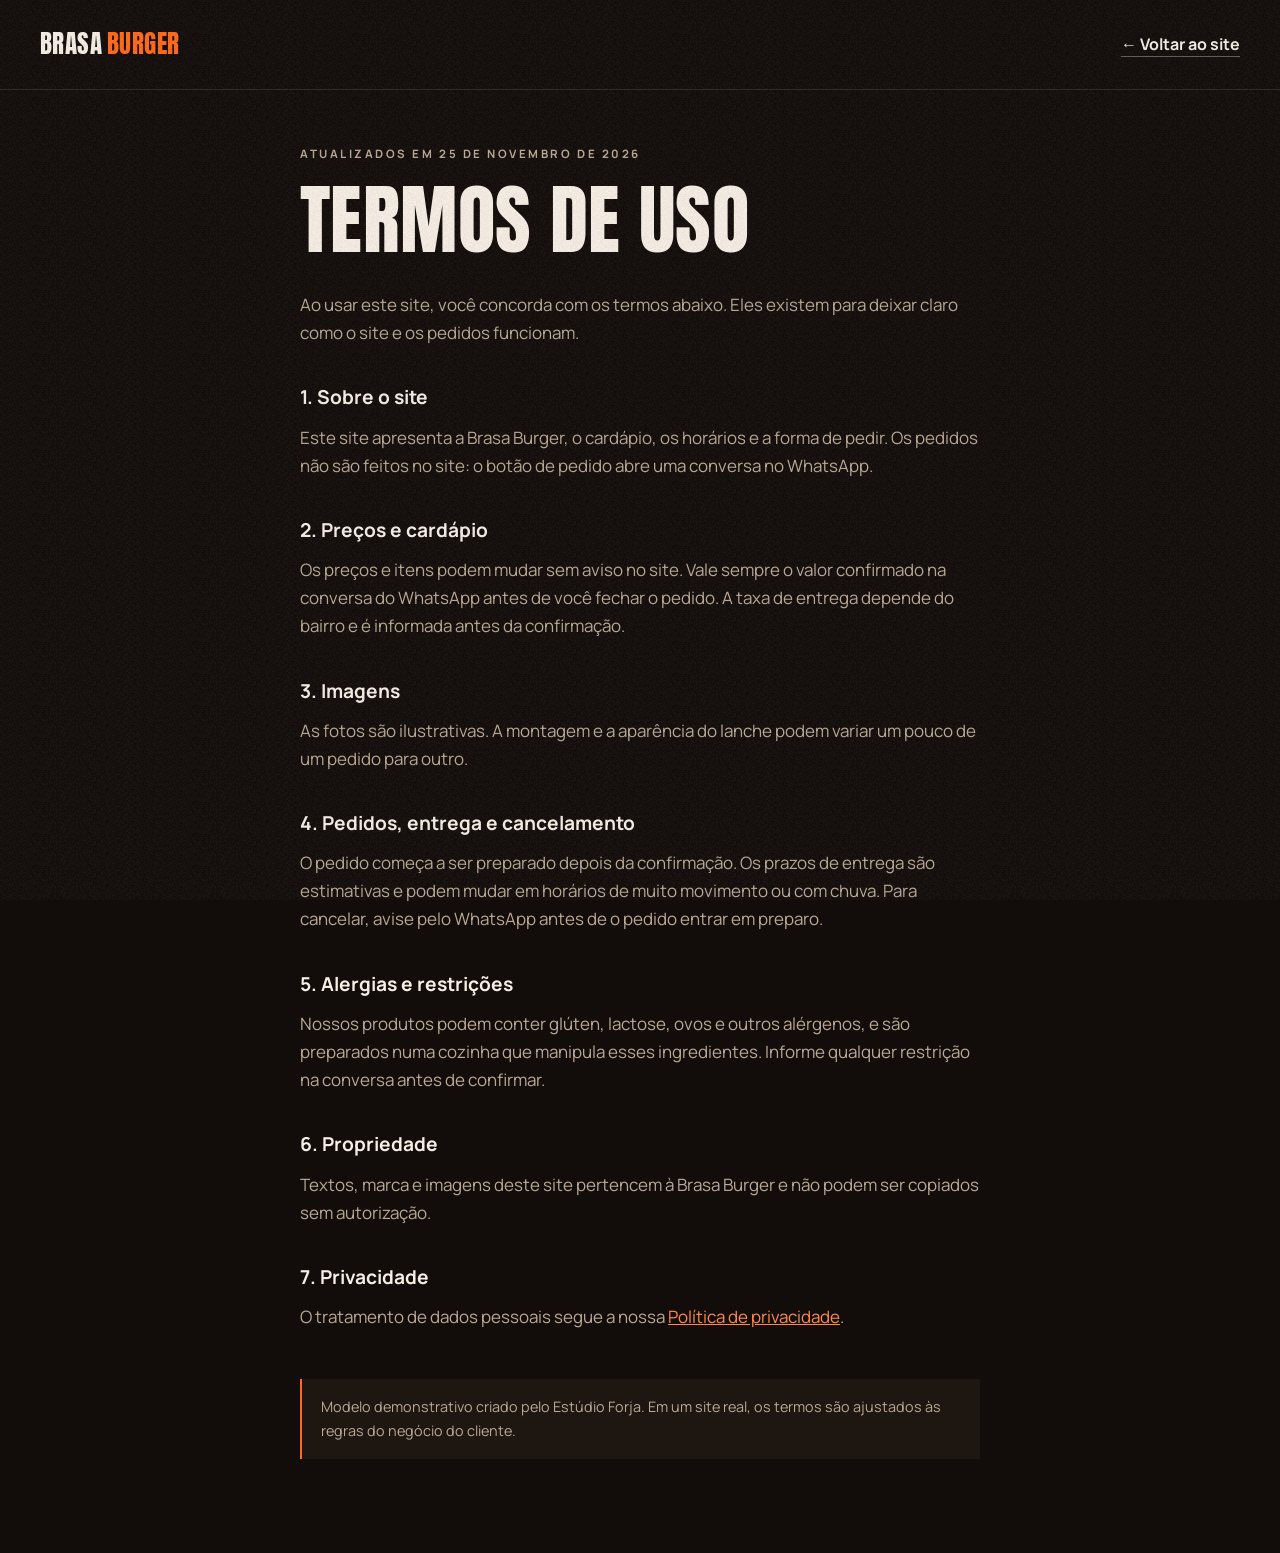
<file: termos.html>
<!doctype html>
<html lang="pt-BR">
<head>
  <meta charset="utf-8">
  <meta name="viewport" content="width=device-width, initial-scale=1">
  <title>Termos de uso · Brasa Burger</title>
  <meta name="robots" content="noindex">
  <link rel="icon" href="favicon.svg" type="image/svg+xml">
  <link rel="stylesheet" href="css/style.css">
  <link rel="stylesheet" href="css/legal.css">
</head>
<body class="legal">
  <header class="legal__topo container"><a href="index.html" class="marca"><span class="marca__nome">Brasa<span>Burger</span></span></a><a href="index.html" class="link-seta">← Voltar ao site</a></header>
  <main class="container legal__texto">
    <p class="rotulo">Atualizados em 25 de novembro de 2026</p>
    <h1 class="titulo titulo--medio">Termos de uso</h1>
    <p>Ao usar este site, você concorda com os termos abaixo. Eles existem para deixar claro como o site e os pedidos funcionam.</p>

    <h2>1. Sobre o site</h2>
    <p>Este site apresenta a Brasa Burger, o cardápio, os horários e a forma de pedir. Os pedidos não são feitos no site: o botão de pedido abre uma conversa no WhatsApp.</p>

    <h2>2. Preços e cardápio</h2>
    <p>Os preços e itens podem mudar sem aviso no site. Vale sempre o valor confirmado na conversa do WhatsApp antes de você fechar o pedido. A taxa de entrega depende do bairro e é informada antes da confirmação.</p>

    <h2>3. Imagens</h2>
    <p>As fotos são ilustrativas. A montagem e a aparência do lanche podem variar um pouco de um pedido para outro.</p>

    <h2>4. Pedidos, entrega e cancelamento</h2>
    <p>O pedido começa a ser preparado depois da confirmação. Os prazos de entrega são estimativas e podem mudar em horários de muito movimento ou com chuva. Para cancelar, avise pelo WhatsApp antes de o pedido entrar em preparo.</p>

    <h2>5. Alergias e restrições</h2>
    <p>Nossos produtos podem conter glúten, lactose, ovos e outros alérgenos, e são preparados numa cozinha que manipula esses ingredientes. Informe qualquer restrição na conversa antes de confirmar.</p>

    <h2>6. Propriedade</h2>
    <p>Textos, marca e imagens deste site pertencem à Brasa Burger e não podem ser copiados sem autorização.</p>

    <h2>7. Privacidade</h2>
    <p>O tratamento de dados pessoais segue a nossa <a href="privacidade.html">Política de privacidade</a>.</p>

    <p class="legal__aviso">Modelo demonstrativo criado pelo Estúdio Forja. Em um site real, os termos são ajustados às regras do negócio do cliente.</p>
  </main>
</body>
</html>
</file>
<file: css/style.css>
/* ==========================================================
   Brasa Burger · site demonstrativo · Estúdio Forja
   Celular primeiro. 60/30/10: carvão #120D0A · superfície #1E1611/#2A1E16 · brasa #FF6A1A
   ========================================================== */

@font-face { font-family: "Anton"; src: url(../fonts/anton.woff2) format("woff2"); font-weight: 400; font-display: swap; }
@font-face { font-family: "Manrope"; src: url(../fonts/manrope-var.woff2) format("woff2"); font-weight: 400 700; font-display: swap; }
@font-face { font-family: "Anton Fallback"; src: local("Impact"), local("Arial Narrow Bold"), local("Arial"); size-adjust: 96%; }
@font-face { font-family: "Manrope Fallback"; src: local("Arial"), local("Roboto"); size-adjust: 104%; }

:root {
  --base: #120d0a;
  --sup: #1e1611;
  --sup-2: #2a1e16;
  --linha: rgba(246, 238, 228, .12);
  --creme: #f6eee4;
  --creme-2: #bba894;
  --brasa: #ff6a1a;
  --brasa-clara: #ff8a45;
  --queijo: #ffc23d;
  --f-titulo: "Anton", "Anton Fallback", Impact, sans-serif;
  --f-texto: "Manrope", "Manrope Fallback", Arial, sans-serif;
  --gutter: 20px;
  --max: 1200px;
  --topo-h: 64px;
  --demo-h: 34px;
  --ease: cubic-bezier(.16, 1, .3, 1);
}
@media (min-width: 768px) { :root { --gutter: 40px; --topo-h: 76px; } }

*, *::before, *::after { box-sizing: border-box; }
html { -webkit-text-size-adjust: 100%; text-size-adjust: 100%; background: var(--base); scroll-padding-top: calc(var(--topo-h) + 8px); }
html:not(.lenis) { scroll-behavior: smooth; }
body { margin: 0; background: var(--base); color: var(--creme-2); font-family: var(--f-texto); font-size: 1.0625rem; line-height: 1.65; -webkit-font-smoothing: antialiased; overflow-x: clip; }
img, video, svg, canvas { display: block; max-width: 100%; }
img, video { height: auto; }
a { color: inherit; }
p { margin: 0 0 1em; }
:focus-visible { outline: 2px solid var(--brasa); outline-offset: 3px; }
::selection { background: var(--brasa); color: var(--base); }
.sr-only { position: absolute; width: 1px; height: 1px; overflow: hidden; clip: rect(0 0 0 0); white-space: nowrap; }
.pular { position: absolute; left: var(--gutter); top: -100px; z-index: 200; background: var(--brasa); color: var(--base); padding: 10px 16px; font-weight: 700; text-decoration: none; }
.pular:focus { top: 10px; }
body::after { content: ""; position: fixed; inset: 0; z-index: 150; pointer-events: none; opacity: .04; background: url(../midia/grao.webp) repeat; background-size: 160px; }

.container { width: 100%; max-width: calc(var(--max) + var(--gutter) * 2); margin-inline: auto; padding-inline: var(--gutter); }
.secao { padding-block: clamp(88px, 14vw, 160px); }

/* ---------- tipografia ---------- */
.titulo { font-family: var(--f-titulo); font-weight: 400; text-transform: uppercase; color: var(--creme); font-size: clamp(2.9rem, 12.5vw, 6.2rem); line-height: .95; letter-spacing: .005em; margin: 0 0 .45em; text-wrap: balance; }
.titulo--medio { font-size: clamp(2.5rem, 10vw, 4.8rem); }
.titulo--pequeno { font-size: clamp(2rem, 8vw, 2.8rem); }
.quente { color: var(--brasa); }
.rotulo { display: inline-flex; align-items: center; gap: .7em; margin: 0 0 1.3rem; font-size: .72rem; font-weight: 700; letter-spacing: .22em; text-transform: uppercase; color: var(--creme-2); }
.rotulo .num { color: var(--brasa); }
.rotulo .num::after { content: ""; display: inline-block; width: 28px; height: 1px; margin-left: .7em; vertical-align: middle; background: currentColor; opacity: .6; }

/* ---------- botões ---------- */
.botao { display: inline-flex; align-items: center; justify-content: center; min-height: 54px; padding: 0 1.7rem; background: var(--brasa); color: #1a0d05; border: 0; border-radius: 999px; font: 800 1rem/1 var(--f-texto); letter-spacing: .01em; text-decoration: none; cursor: pointer; transition: transform .4s var(--ease), box-shadow .4s var(--ease), background .3s; }
.botao:hover { background: var(--brasa-clara); box-shadow: 0 10px 40px -8px rgba(255, 106, 26, .65); transform: translateY(-2px); }
.botao:active { transform: scale(.98); }
.botao--pequeno { min-height: 44px; padding: 0 1.15rem; font-size: .9rem; }
.link-seta { display: inline-flex; align-items: center; gap: .5em; min-height: 44px; padding: 0; background: none; border: 0; cursor: pointer; color: var(--creme); font: 700 1rem/1 var(--f-texto); text-decoration: underline; text-decoration-color: rgba(246,238,228,.35); text-underline-offset: 6px; transition: text-decoration-color .3s; }
.link-seta:hover { text-decoration-color: var(--brasa); }

/* ---------- demo + topo ---------- */
.demo-bar { position: relative; z-index: 60; height: var(--demo-h); display: flex; align-items: center; justify-content: space-between; gap: 1rem; padding-inline: var(--gutter); background: #080504; font-size: .72rem; letter-spacing: .08em; text-transform: uppercase; color: var(--creme-2); }
.demo-bar > * { white-space: nowrap; }
.demo-bar a { text-decoration: none; }
.demo-bar__tag { color: var(--brasa); }
.so-desk { display: none; }
@media (min-width: 768px) { .so-desk { display: inline; } }

.topo { position: fixed; top: var(--demo-h); left: 0; right: 0; z-index: 50; height: var(--topo-h); transition: background .5s var(--ease), top .5s var(--ease), border-color .5s; border-bottom: 1px solid transparent; }
.topo.rolou { top: 0; background: rgba(18, 13, 10, .85); -webkit-backdrop-filter: blur(14px); backdrop-filter: blur(14px); border-bottom-color: var(--linha); }
.topo__in { height: 100%; display: flex; align-items: center; justify-content: space-between; gap: 1.5rem; }
.marca { display: inline-flex; align-items: center; gap: .5rem; text-decoration: none; }
.marca__simbolo { width: 24px; height: 24px; color: var(--brasa); }
.marca__nome { font-family: var(--f-titulo); text-transform: uppercase; font-size: 1.55rem; line-height: 1; color: var(--creme); margin: 0; letter-spacing: .02em; }
.marca__nome span { color: var(--brasa); margin-left: .18em; }
.nav { display: none; }
@media (min-width: 1024px) {
  .nav { display: flex; gap: 2rem; }
  .nav a { text-decoration: none; font-size: .88rem; font-weight: 700; color: var(--creme-2); transition: color .3s; }
  .nav a:hover { color: var(--creme); }
}

/* ---------- 1. hero ---------- */
.hero { position: relative; min-height: 100svh; display: flex; align-items: flex-end; overflow: clip; margin-top: calc(var(--demo-h) * -1); padding-top: var(--demo-h); }
.hero__midia { position: absolute; inset: 0; }
.hero__midia img, .hero__video { position: absolute; inset: 0; width: 100%; height: 100%; object-fit: cover; }
.hero__video { opacity: 0; transition: opacity 1.2s var(--ease); }
.hero__video.tocando { opacity: 1; }
/* celular: a imagem tem o espaço vazio EM CIMA e a chapa embaixo → texto no topo, carne à mostra */
.hero { align-items: flex-start; }
.hero__veu { position: absolute; inset: 0; background: linear-gradient(180deg, rgba(18,13,10,.92) 0%, rgba(18,13,10,.78) 34%, rgba(18,13,10,.2) 58%, rgba(18,13,10,0) 70%), linear-gradient(0deg, var(--base) 0%, rgba(18,13,10,0) 12%); }
.hero__texto { position: relative; z-index: 2; padding-top: calc(var(--topo-h) + 28px); padding-bottom: 40px; }
.hero__titulo { font-family: var(--f-titulo); font-weight: 400; text-transform: uppercase; color: var(--creme); font-size: clamp(3.2rem, 15.5vw, 8.4rem); line-height: .92; margin: 0 0 1.1rem; }
.hero__titulo .linha { display: block; overflow: hidden; padding-bottom: .04em; }
.hero__titulo .linha > * { display: inline-block; }
.hero__sub { max-width: 32ch; color: var(--creme); margin-bottom: 1.8rem; text-shadow: 0 1px 14px rgba(0,0,0,.95), 0 0 2px rgba(0,0,0,.8); }
.hero__acoes { display: flex; flex-wrap: wrap; align-items: center; gap: 1rem 1.6rem; }
@media (min-width: 768px) {
  .hero { align-items: center; }
  .hero__veu { background: linear-gradient(90deg, rgba(18,13,10,.92) 0%, rgba(18,13,10,.6) 38%, rgba(18,13,10,0) 62%), linear-gradient(0deg, var(--base) 0%, rgba(18,13,10,0) 22%); }
  .hero__texto { padding-bottom: 0; padding-top: var(--topo-h); }
  /* no desktop o título fica na metade esquerda (a chapa está na direita) */
  .hero__titulo { font-size: clamp(3.4rem, 6.4vw, 6.6rem); max-width: 11ch; }
  .hero__sub { max-width: 36ch; font-size: 1.12rem; }
}

/* ---------- 2. faixa ---------- */
.provas { border-block: 1px solid var(--linha); background: var(--sup); }
.provas__lista { list-style: none; margin: 0 auto; display: grid; }
.provas__lista li { display: flex; flex-direction: column; padding-block: 1.1rem; border-bottom: 1px solid var(--linha); }
.provas__lista li:last-child { border-bottom: 0; }
.provas__lista strong { font-family: var(--f-titulo); font-weight: 400; text-transform: uppercase; font-size: 1.55rem; color: var(--creme); line-height: 1.1; letter-spacing: .02em; }
.provas__lista span { font-size: .9rem; }
@media (min-width: 768px) {
  .provas__lista { grid-template-columns: repeat(3, 1fr); }
  .provas__lista li { border-bottom: 0; border-right: 1px solid var(--linha); padding: 1.8rem 2rem; }
  .provas__lista li:first-child { padding-left: 0; }
  .provas__lista li:last-child { border-right: 0; }
}

/* ---------- 3. anatomia (cena principal) ---------- */
/* 230vh: abrir + segurar + fechar em ~1 tela e meia de rolagem (antes 420vh era longo demais) */
.anatomia { position: relative; height: 230vh; background: var(--base); }
/* pedido que aparece no auge da abertura */
.anatomia__cta { position: absolute; left: 50%; bottom: calc(var(--folga) + 6px); z-index: 4; transform: translate(-50%, 12px); opacity: 0; pointer-events: none;
  display: inline-flex; align-items: center; gap: .6rem; white-space: nowrap; padding: .7rem 1.1rem; border-radius: 999px;
  background: rgba(18,13,10,.82); border: 1px solid rgba(255,194,61,.45); -webkit-backdrop-filter: blur(8px); backdrop-filter: blur(8px);
  color: var(--creme); font-weight: 800; font-size: .92rem; text-decoration: none; transition: opacity .45s var(--ease), transform .6s var(--ease); }
.anatomia__cta b { color: var(--queijo); }
.anatomia__cta span { color: var(--brasa-clara); }
.anatomia__cta.visivel { opacity: 1; transform: translate(-50%, 0); pointer-events: auto; }
/* selo de mais pedido no cardápio (gatilho de escolha rápida) */
.burger { position: relative; }
.burger__selo { position: absolute; top: .8rem; left: .8rem; z-index: 2; padding: .3rem .65rem; border-radius: 999px; background: var(--queijo); color: #1a0d05;
  font-size: .7rem; font-weight: 800; letter-spacing: .12em; text-transform: uppercase; }
.anatomia__palco { position: sticky; top: 0; height: 100svh; overflow: hidden; display: grid; grid-template-rows: auto 1fr; padding-top: calc(var(--topo-h) + 16px); }
.anatomia__cab { position: relative; z-index: 3; padding-inline: var(--gutter); text-align: center; }
.anatomia__cab .titulo { font-size: clamp(2.3rem, 10vw, 5rem); margin-bottom: .2em; }
.anatomia__cab .rotulo { margin-bottom: .6rem; }
.anatomia__dica { font-size: .8rem; letter-spacing: .14em; text-transform: uppercase; transition: opacity .5s; }
/* a cena tem altura definida pelo palco; o canvas fica "preso" nela (absoluto), sem crescer além da tela */
.anatomia__cena { position: relative; min-height: 0; --folga: calc(84px + env(safe-area-inset-bottom)); }
.anatomia__canvas { position: absolute; top: 4px; bottom: var(--folga); left: 50%; transform: translateX(-50%); height: calc(100% - var(--folga) - 4px); width: auto; max-width: 100%; aspect-ratio: 9 / 16;
  background: url(../midia/quadros/f001.webp) center / contain no-repeat;
  /* esfuma as bordas do vídeo para ele "sumir" no fundo, sem retângulo visível */
  -webkit-mask-image: radial-gradient(ellipse 62% 56% at 50% 50%, #000 62%, transparent 100%);
          mask-image: radial-gradient(ellipse 62% 56% at 50% 50%, #000 62%, transparent 100%); }
.anatomia__fallback { display: none; }
.anatomia__brilho { position: absolute; left: 50%; top: 45%; width: min(90vw, 560px); aspect-ratio: 1; transform: translate(-50%, -50%) scale(.7); border-radius: 50%; background: radial-gradient(circle, rgba(255,106,26,.38) 0%, rgba(255,106,26,.12) 40%, rgba(255,106,26,0) 70%); opacity: 0; pointer-events: none; }
.anatomia__etiquetas { list-style: none; margin: 0; padding: 0; position: absolute; inset: 4px 0 var(--folga); pointer-events: none; }
.anatomia__etiquetas li { position: absolute; top: var(--y); display: flex; flex-direction: column; max-width: 9.5rem; opacity: 0; transform: translateY(10px); transition: opacity .5s var(--ease), transform .6s var(--ease); }
.anatomia__etiquetas li.esq { left: var(--gutter); }
.anatomia__etiquetas li.dir { right: var(--gutter); text-align: right; }
.anatomia__etiquetas.visiveis li { opacity: 1; transform: none; }
.anatomia__etiquetas.visiveis li:nth-child(2) { transition-delay: .08s; }
.anatomia__etiquetas.visiveis li:nth-child(3) { transition-delay: .16s; }
.anatomia__etiquetas.visiveis li:nth-child(4) { transition-delay: .24s; }
.anatomia__etiquetas b { font-family: var(--f-titulo); font-weight: 400; text-transform: uppercase; color: var(--queijo); font-size: 1.05rem; letter-spacing: .03em; line-height: 1.1; text-shadow: 0 2px 12px rgba(0,0,0,.9); }
.anatomia__etiquetas span { font-size: .75rem; color: var(--creme); line-height: 1.35; text-shadow: 0 1px 8px rgba(0,0,0,.95); }
@media (min-width: 768px) {
  .anatomia__cena { --folga: 24px; }
  .anatomia__etiquetas { left: 50%; right: auto; width: min(820px, 92vw); transform: translateX(-50%); }
  .anatomia__etiquetas li { max-width: 14rem; }
  .anatomia__etiquetas b { font-size: 1.4rem; }
  .anatomia__etiquetas span { font-size: .88rem; }
}

/* ---------- 4. cardápio ---------- */
.cardapio { background: var(--sup); }
.burgers { display: grid; gap: 1.25rem; margin-top: 2.5rem; }
.burger { background: var(--base); border: 1px solid var(--linha); border-radius: 10px; overflow: hidden; display: grid; }
.burger img { width: 100%; aspect-ratio: 1; object-fit: cover; transition: transform 1.2s var(--ease); }
.burger:hover img { transform: scale(1.04); }
.burger__info { padding: 1.1rem 1.2rem 1.2rem; }
.burger__linha { display: flex; align-items: baseline; justify-content: space-between; gap: 1rem; }
.burger h3 { margin: 0; font-family: var(--f-titulo); font-weight: 400; text-transform: uppercase; font-size: 1.7rem; color: var(--creme); line-height: 1.05; letter-spacing: .02em; }
.preco { font-weight: 800; color: var(--queijo); white-space: nowrap; font-variant-numeric: tabular-nums; }
.burger p { margin: .5rem 0 .6rem; font-size: .95rem; }
.pedir { display: inline-flex; align-items: center; min-height: 40px; font-size: .85rem; font-weight: 800; letter-spacing: .04em; color: var(--brasa-clara); text-decoration: none; }
.pedir::after { content: "→"; margin-left: .45em; transition: transform .3s var(--ease); }
.pedir:hover::after { transform: translateX(4px); }
@media (min-width: 640px) { .burgers { grid-template-columns: repeat(2, 1fr); } }
@media (min-width: 1024px) { .burgers { grid-template-columns: repeat(4, 1fr); } }

.extras { display: grid; gap: 1.6rem; margin-top: 3.5rem; align-items: center; }
.extras img { width: 100%; border-radius: 10px; aspect-ratio: 4 / 3; object-fit: cover; }
.extras__titulo { font-family: var(--f-titulo); font-weight: 400; text-transform: uppercase; font-size: 2rem; color: var(--creme); margin: 0 0 .4rem; letter-spacing: .02em; }
.extras ul { list-style: none; margin: 0; padding: 0; }
.extras li { display: flex; justify-content: space-between; align-items: baseline; gap: 1rem; padding-block: .9rem; border-bottom: 1px solid var(--linha); color: var(--creme); font-weight: 600; }
.extras li small { display: block; font-weight: 400; color: var(--creme-2); font-size: .85rem; }
.extras li b { color: var(--queijo); white-space: nowrap; }
@media (min-width: 1024px) { .extras { grid-template-columns: 5fr 6fr; gap: 5rem; } }

/* ---------- 5. direto ---------- */
.direto__grade { display: grid; gap: 2.2rem; }
.direto__lead { max-width: 40ch; color: var(--creme); }
.passos { list-style: none; margin: 0; padding: 0; display: grid; gap: 0; }
.passos li { display: grid; grid-template-columns: 3.2rem 1fr; gap: 1rem; padding-block: 1.3rem; border-bottom: 1px solid var(--linha); }
.passos li > span { font-family: var(--f-titulo); font-size: 2.4rem; line-height: 1; color: var(--brasa); }
.passos b { color: var(--creme); font-size: 1.1rem; }
.passos p { margin: .2rem 0 0; font-size: .95rem; }
.direto__cta { justify-self: start; }
@media (min-width: 1024px) {
  .direto__grade { grid-template-columns: 5fr 6fr; gap: 1rem 6rem; align-items: start; }
  .direto__cta { grid-column: 2; }
}

/* ---------- 6. fronteira ---------- */
.fronteira { position: relative; padding-block: clamp(90px, 14vw, 150px); background: radial-gradient(90% 70% at 50% 100%, rgba(255,106,26,.16), rgba(255,106,26,0) 60%), var(--sup-2); text-align: center; overflow: clip; }
.fronteira__in { display: flex; flex-direction: column; align-items: center; }
.fronteira p { max-width: 44ch; color: var(--creme); }
.carimbos { list-style: none; display: flex; flex-wrap: wrap; justify-content: center; gap: .7rem; margin: 0 0 2rem; padding: 0; }
.carimbos li { font-family: var(--f-titulo); text-transform: uppercase; letter-spacing: .14em; font-size: .95rem; color: var(--queijo); border: 2px solid currentColor; border-radius: 6px; padding: .35rem .8rem; opacity: .85; }
.carimbos li:nth-child(1) { transform: rotate(-6deg); }
.carimbos li:nth-child(2) { transform: rotate(3deg); color: var(--brasa); }
.carimbos li:nth-child(3) { transform: rotate(-2deg); }
.js .carimbos li { opacity: 0; scale: 1.6; }
.carimbos.batidos li { opacity: .85; scale: 1; transition: opacity .25s ease-out, scale .35s cubic-bezier(.2, 1.6, .4, 1); }
.carimbos.batidos li:nth-child(2) { transition-delay: .25s; }
.carimbos.batidos li:nth-child(3) { transition-delay: .5s; }

/* ---------- 7. casa ---------- */
.casa__grade { display: grid; gap: 2.6rem; }
.casa__midia { position: relative; margin: 0; border-radius: 10px; overflow: hidden; aspect-ratio: 4 / 3; }
.casa__midia img, .casa__video { position: absolute; inset: 0; width: 100%; height: 100%; object-fit: cover; object-position: 30% 50%; }
.casa__video { opacity: 0; transition: opacity 1s var(--ease); }
.casa__video.tocando { opacity: 1; }
.casa__grade p:not(.rotulo) { max-width: 46ch; }
@media (min-width: 1024px) { .casa__grade { grid-template-columns: 7fr 5fr; gap: 5rem; align-items: center; } .casa__midia { aspect-ratio: 3 / 2; } }

/* ---------- 8. dúvidas ---------- */
.duvidas { background: var(--sup); }
.duvidas__grade { display: grid; gap: 2rem; }
.duvidas__lista details { border-bottom: 1px solid var(--linha); }
.duvidas__lista summary { list-style: none; cursor: pointer; display: flex; justify-content: space-between; align-items: center; gap: 1rem; min-height: 64px; padding-block: 1rem; color: var(--creme); font-weight: 700; font-size: 1.05rem; transition: color .3s; }
.duvidas__lista summary::-webkit-details-marker { display: none; }
.duvidas__lista summary::after { content: "+"; font-family: var(--f-titulo); font-size: 1.8rem; color: var(--brasa); transition: transform .4s var(--ease); line-height: 1; }
.duvidas__lista details[open] summary::after { transform: rotate(45deg); }
.duvidas__lista details p { padding-bottom: 1.2rem; max-width: 56ch; margin: 0; overflow: hidden; }
.duvidas__lista:has(details[open]) summary { color: var(--creme-2); }
.duvidas__lista:has(details[open]) details[open] summary { color: var(--creme); }
@media (min-width: 1024px) { .duvidas__grade { grid-template-columns: 4fr 7fr; gap: 6rem; } }

/* ---------- 9. onde ---------- */
.onde__grade { display: grid; gap: 3rem; }
.onde__end { color: var(--creme); }
.onde__acoes { display: flex; flex-wrap: wrap; align-items: center; gap: 1rem 1.6rem; margin-top: 1.6rem; }
.horario { width: 100%; border-collapse: collapse; align-self: end; }
.horario th, .horario td { padding: 1rem 0; border-bottom: 1px solid var(--linha); text-align: left; font-weight: 400; }
.horario td { text-align: right; color: var(--creme); font-weight: 700; }
@media (min-width: 1024px) { .onde__grade { grid-template-columns: 7fr 5fr; gap: 6rem; } }

/* ---------- 10. fecho ---------- */
.fecho { position: relative; padding-block: clamp(120px, 22vw, 220px); overflow: clip; text-align: center; }
.fecho__fundo { position: absolute; inset: 0; width: 100%; height: 100%; object-fit: cover; object-position: 80% 50%; opacity: .4; }
.fecho::before { content: ""; position: absolute; inset: 0; z-index: 1; background: radial-gradient(70% 70% at 50% 50%, rgba(18,13,10,.5) 0%, var(--base) 100%); }
.fecho__in { position: relative; z-index: 2; display: flex; flex-direction: column; align-items: center; }
.fecho__in p { color: var(--creme); font-size: 1.15rem; margin-bottom: 2rem; }

/* ---------- 11. saiba mais (SEO, recolhido) ---------- */
.saiba { padding-block: 0 2.5rem; }
.saiba__caixa { border-top: 1px solid var(--linha); }
.saiba__caixa summary { list-style: none; cursor: pointer; padding-block: 1.2rem; font-size: .85rem; letter-spacing: .06em; color: var(--creme-2); display: flex; justify-content: space-between; gap: 1rem; }
.saiba__caixa summary::-webkit-details-marker { display: none; }
.saiba__caixa summary::after { content: "+"; color: var(--brasa); font-weight: 700; }
.saiba__caixa[open] summary::after { content: "–"; }
.saiba__texto { max-width: 72ch; font-size: .92rem; padding-bottom: 1.5rem; }
.saiba__texto h2 { font-size: 1.1rem; color: var(--creme); margin: .4rem 0 .6rem; }
.saiba__texto h3 { font-size: 1rem; color: var(--creme); margin: 1.2rem 0 .4rem; }

/* ---------- rodapé ---------- */
.rodape { border-top: 1px solid var(--linha); padding: 3rem 0 calc(3rem + 72px); font-size: .9rem; }
.rodape p { margin: 0 0 .3rem; }
.rodape__in { display: grid; gap: 1.8rem; }
.rodape__links { display: flex; flex-wrap: wrap; gap: .4rem 1.4rem; }
.rodape__links a, .rodape__forja a { color: var(--creme); }
@media (min-width: 768px) { .rodape { padding-bottom: 3rem; } .rodape__in { grid-template-columns: 1fr auto; align-items: end; } .rodape__forja { grid-column: 1 / -1; } }

/* ---------- barra fixa ---------- */
.barra-pedido { position: fixed; left: 12px; right: 12px; bottom: calc(12px + env(safe-area-inset-bottom)); z-index: 70; display: flex; align-items: center; justify-content: center; gap: .6rem; min-height: 56px; border-radius: 999px; background: var(--brasa); color: #1a0d05; font-weight: 800; text-decoration: none; box-shadow: 0 16px 40px -12px rgba(0,0,0,.8); transform: translateY(140%); transition: transform .6s var(--ease); }
.barra-pedido svg { width: 22px; height: 22px; }
.barra-pedido.visivel { transform: none; }
@media (min-width: 768px) { .barra-pedido { display: none; } }

/* ---------- modal demo ---------- */
.demo-modal { position: fixed; inset: 0; z-index: 300; display: grid; place-items: end center; padding: 12px; background: rgba(8,5,4,.72); -webkit-backdrop-filter: blur(6px); backdrop-filter: blur(6px); }
.demo-modal[hidden] { display: none; }
.demo-modal__caixa { width: 100%; max-width: 520px; background: var(--sup-2); border: 1px solid var(--linha); border-radius: 14px; padding: 28px 24px; animation: sobe .5s var(--ease); }
.demo-modal blockquote { margin: 0 0 1.2rem; padding: .9rem 1rem; border-left: 2px solid var(--brasa); background: rgba(0,0,0,.25); color: var(--creme); font-size: .95rem; }
.demo-modal__forja { font-size: .92rem; }
.demo-modal__acoes { display: flex; flex-wrap: wrap; align-items: center; gap: .8rem 1.4rem; margin-top: .6rem; }
@media (min-width: 768px) { .demo-modal { place-items: center; } }
@keyframes sobe { from { opacity: 0; transform: translateY(24px); } to { opacity: 1; transform: none; } }

/* ---------- estados de animação ---------- */
.js [data-reveal] { opacity: 0; transform: translateY(24px); }
.js .hero__titulo [data-hero-anim] { transform: translateY(105%); }
.sem-anim [data-reveal], .sem-anim [data-hero-anim] { opacity: 1 !important; transform: none !important; }

/* ---------- movimento reduzido ---------- */
@media (prefers-reduced-motion: reduce) {
  *, *::before, *::after { animation: none !important; transition-duration: .01ms !important; }
  .js [data-reveal], .js .hero__titulo [data-hero-anim] { opacity: 1; transform: none; }
  .hero__video, .casa__video { display: none; }
  .js .carimbos li { opacity: .85; scale: 1; }
  .anatomia { height: auto; }
  .anatomia__palco { position: relative; height: auto; padding-block: 96px; }
  .anatomia__canvas { display: none; }
  .anatomia__cena { display: grid; place-items: center; }
  .anatomia__fallback { display: block; height: auto; width: min(80vw, 420px); }
  .anatomia__etiquetas { position: static; display: grid; gap: .8rem; margin-top: 1.5rem; padding-inline: var(--gutter); }
  .anatomia__etiquetas li { position: static; max-width: none; text-align: left !important; }
  .anatomia__etiquetas li { opacity: 1; transform: none; }
  .anatomia__dica { display: none; }
}
</file>
<file: css/legal.css>
/* páginas de política de privacidade e termos de uso */
.legal__topo { display: flex; align-items: center; justify-content: space-between; gap: 1rem; padding-block: 1.4rem; border-bottom: 1px solid var(--linha); }
.legal__texto { max-width: 760px; padding-block: 3rem 5rem; }
.legal__texto h2 { color: var(--creme); font-size: 1.2rem; margin: 2.2rem 0 .6rem; }
.legal__texto ul { padding-left: 1.2rem; }
.legal__texto li { margin-bottom: .4rem; }
.legal__texto a { color: var(--brasa-clara); }
.legal__aviso { margin-top: 3rem; padding: 1rem 1.2rem; border-left: 2px solid var(--brasa); background: var(--sup); font-size: .9rem; }
</file>
